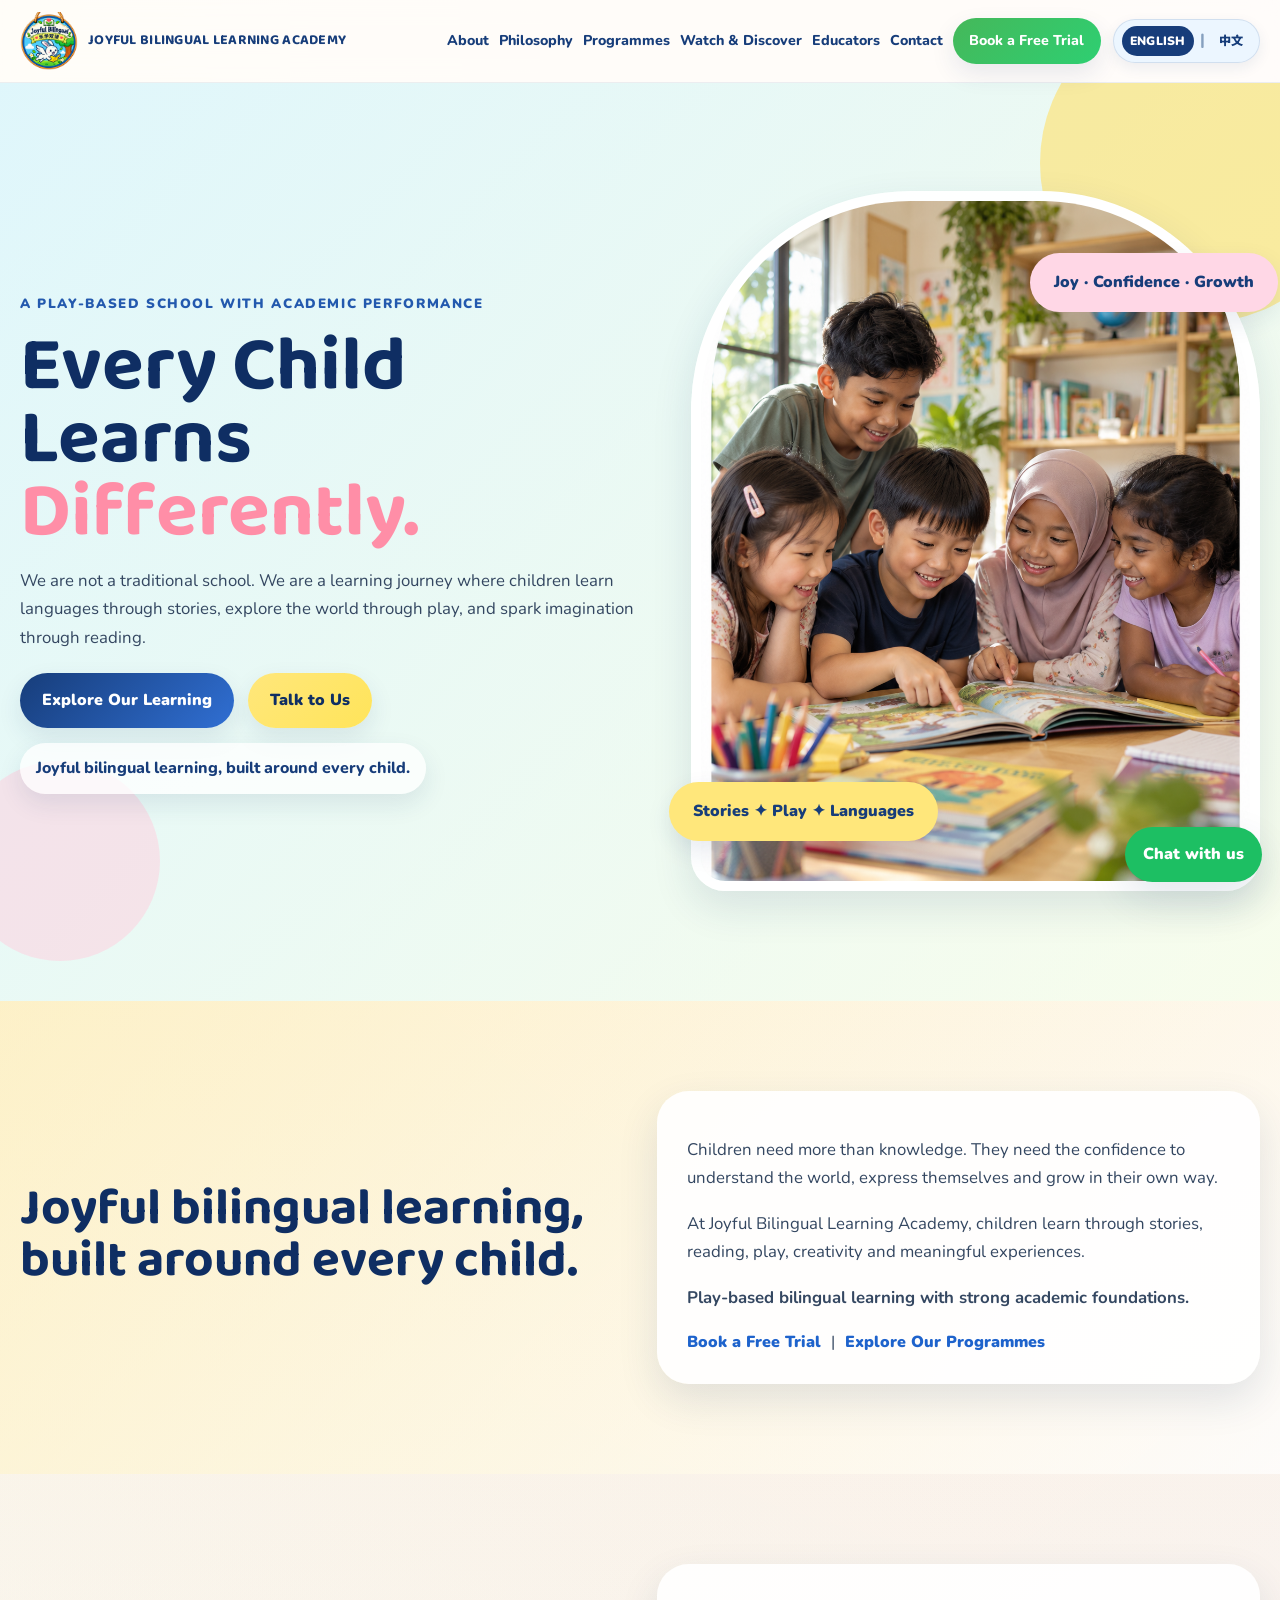
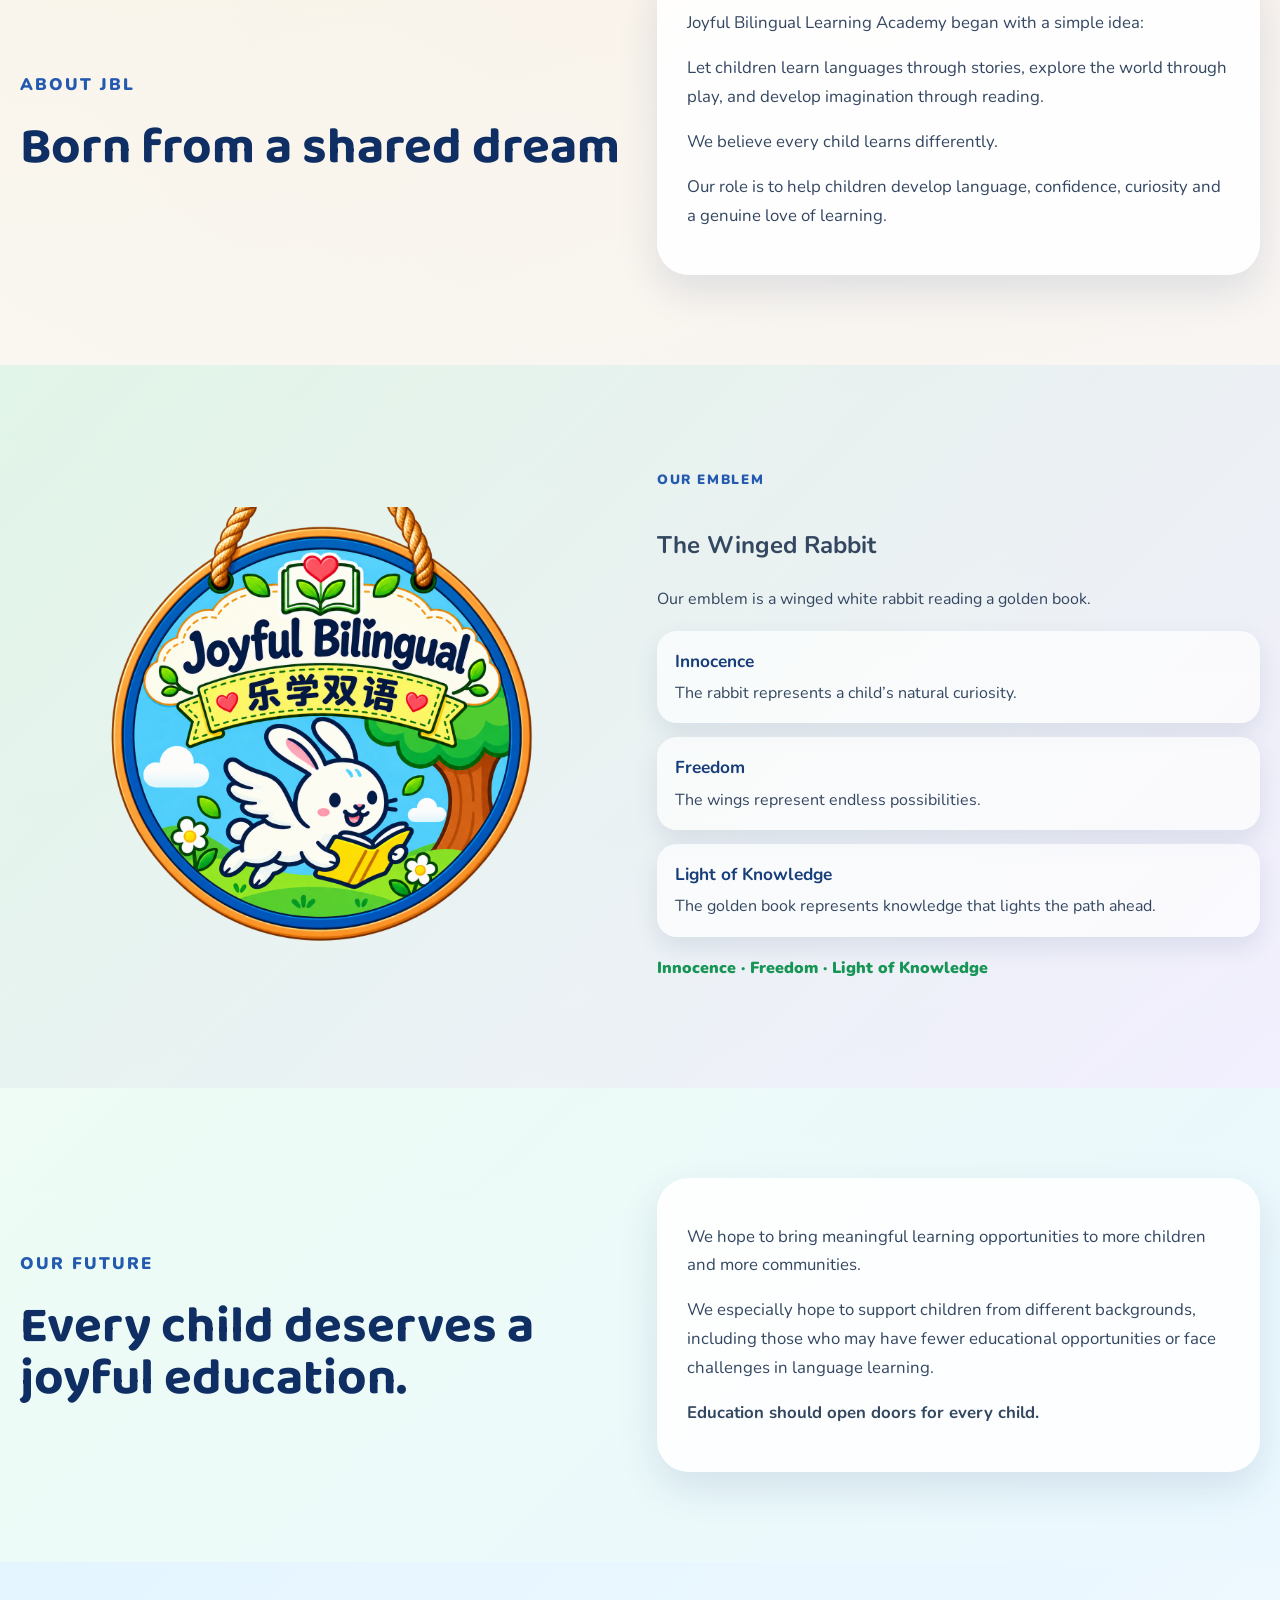
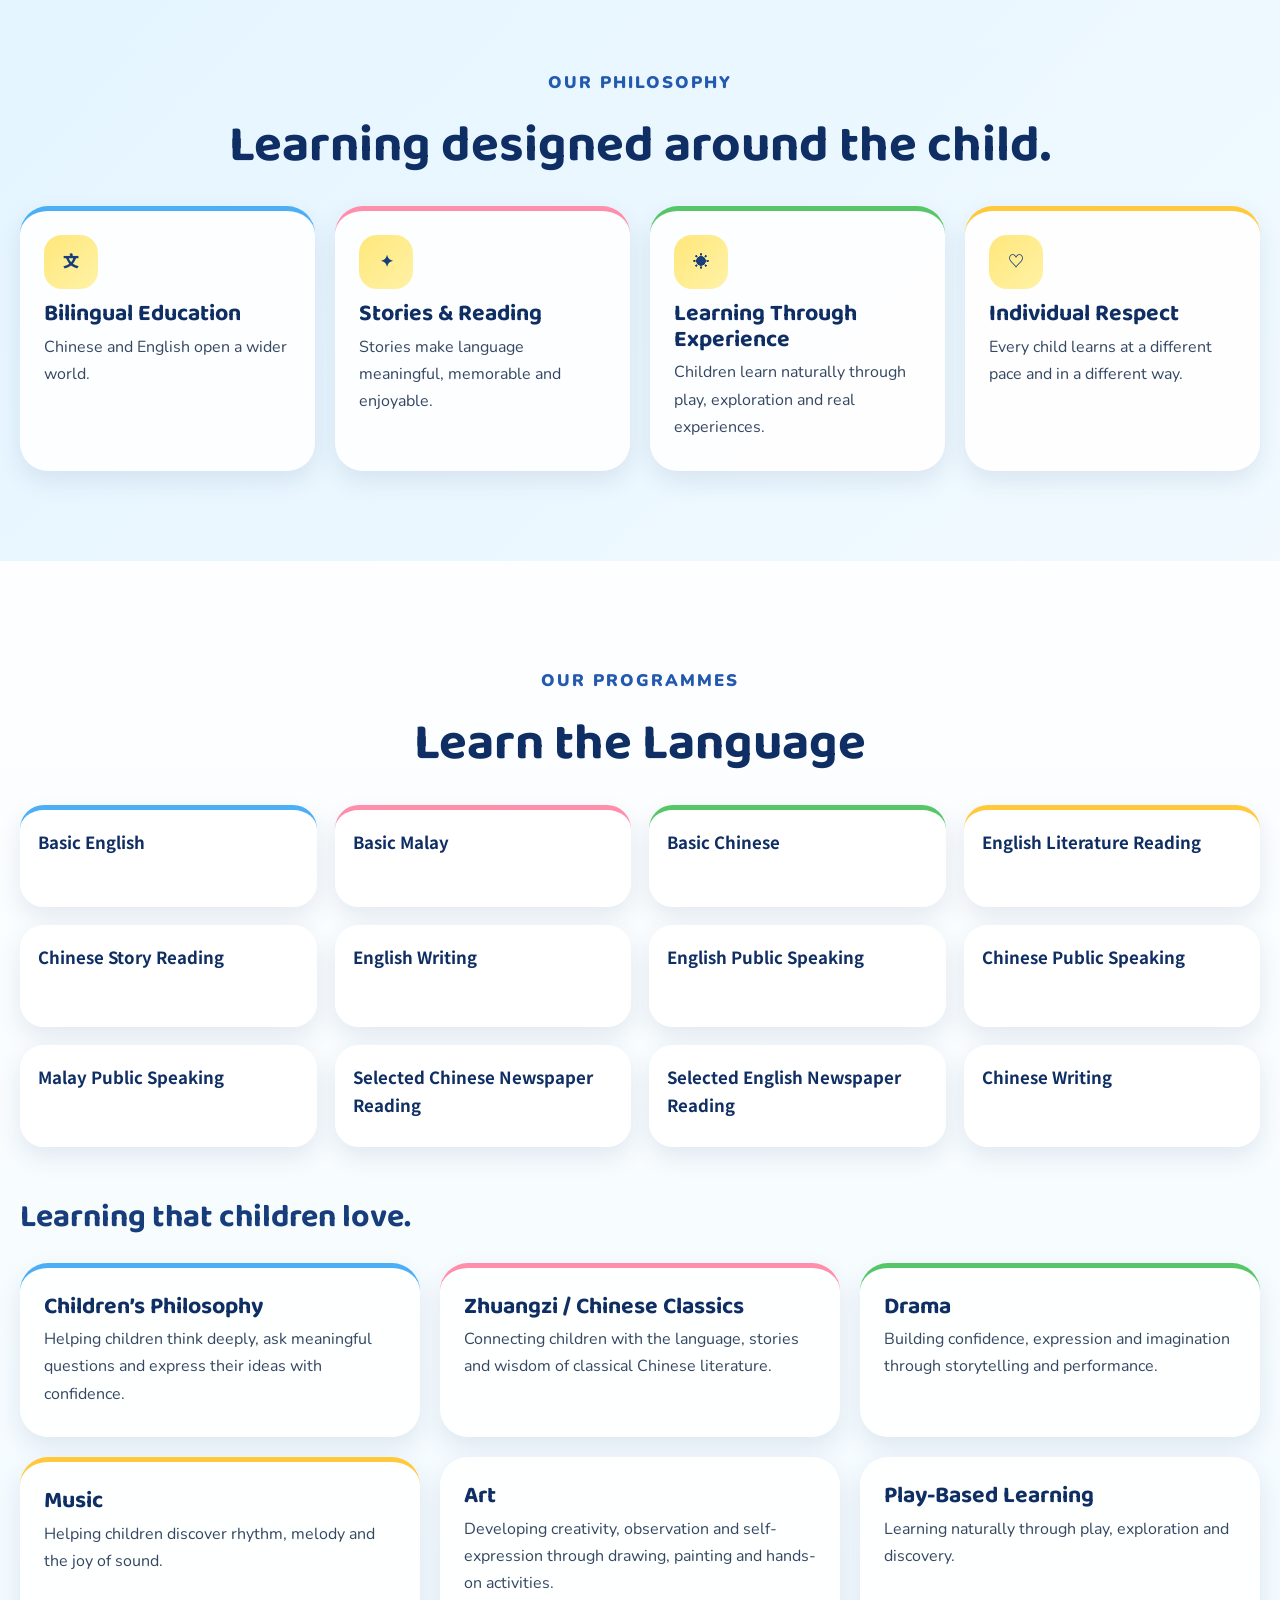
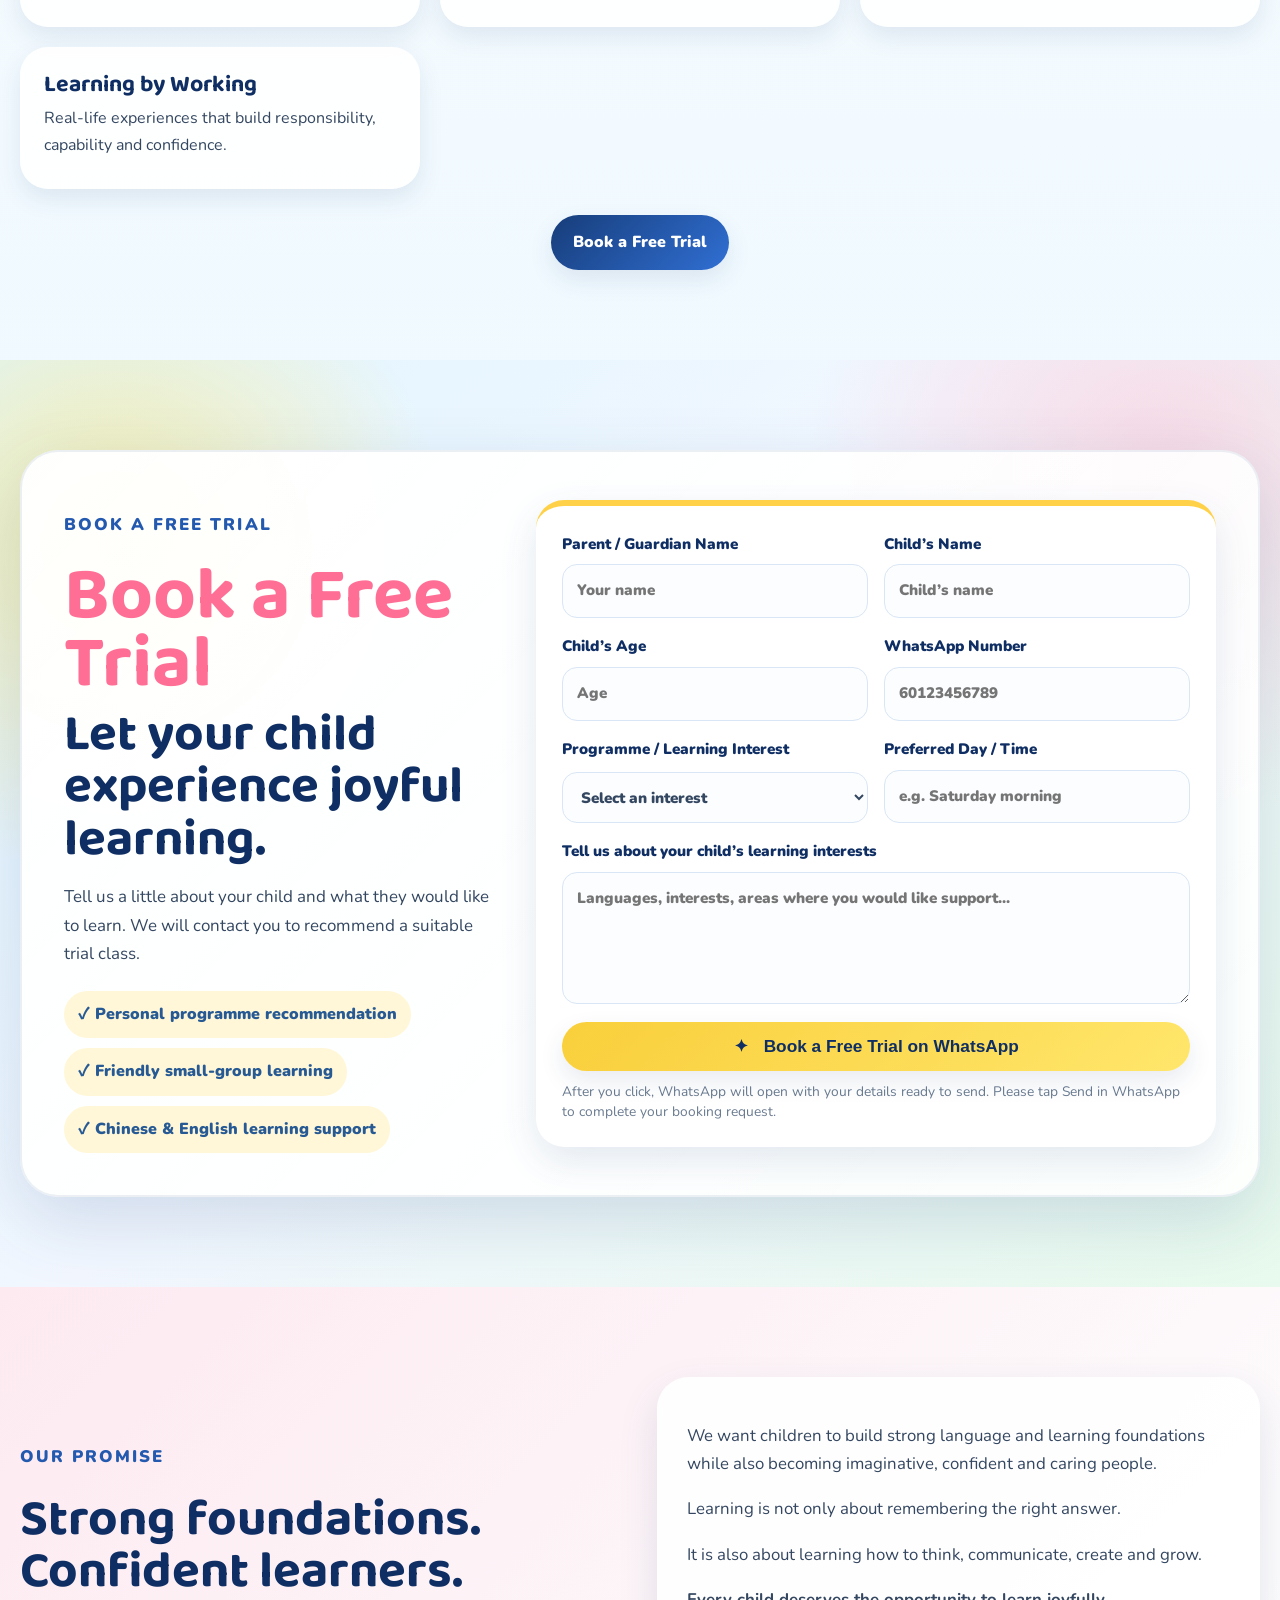
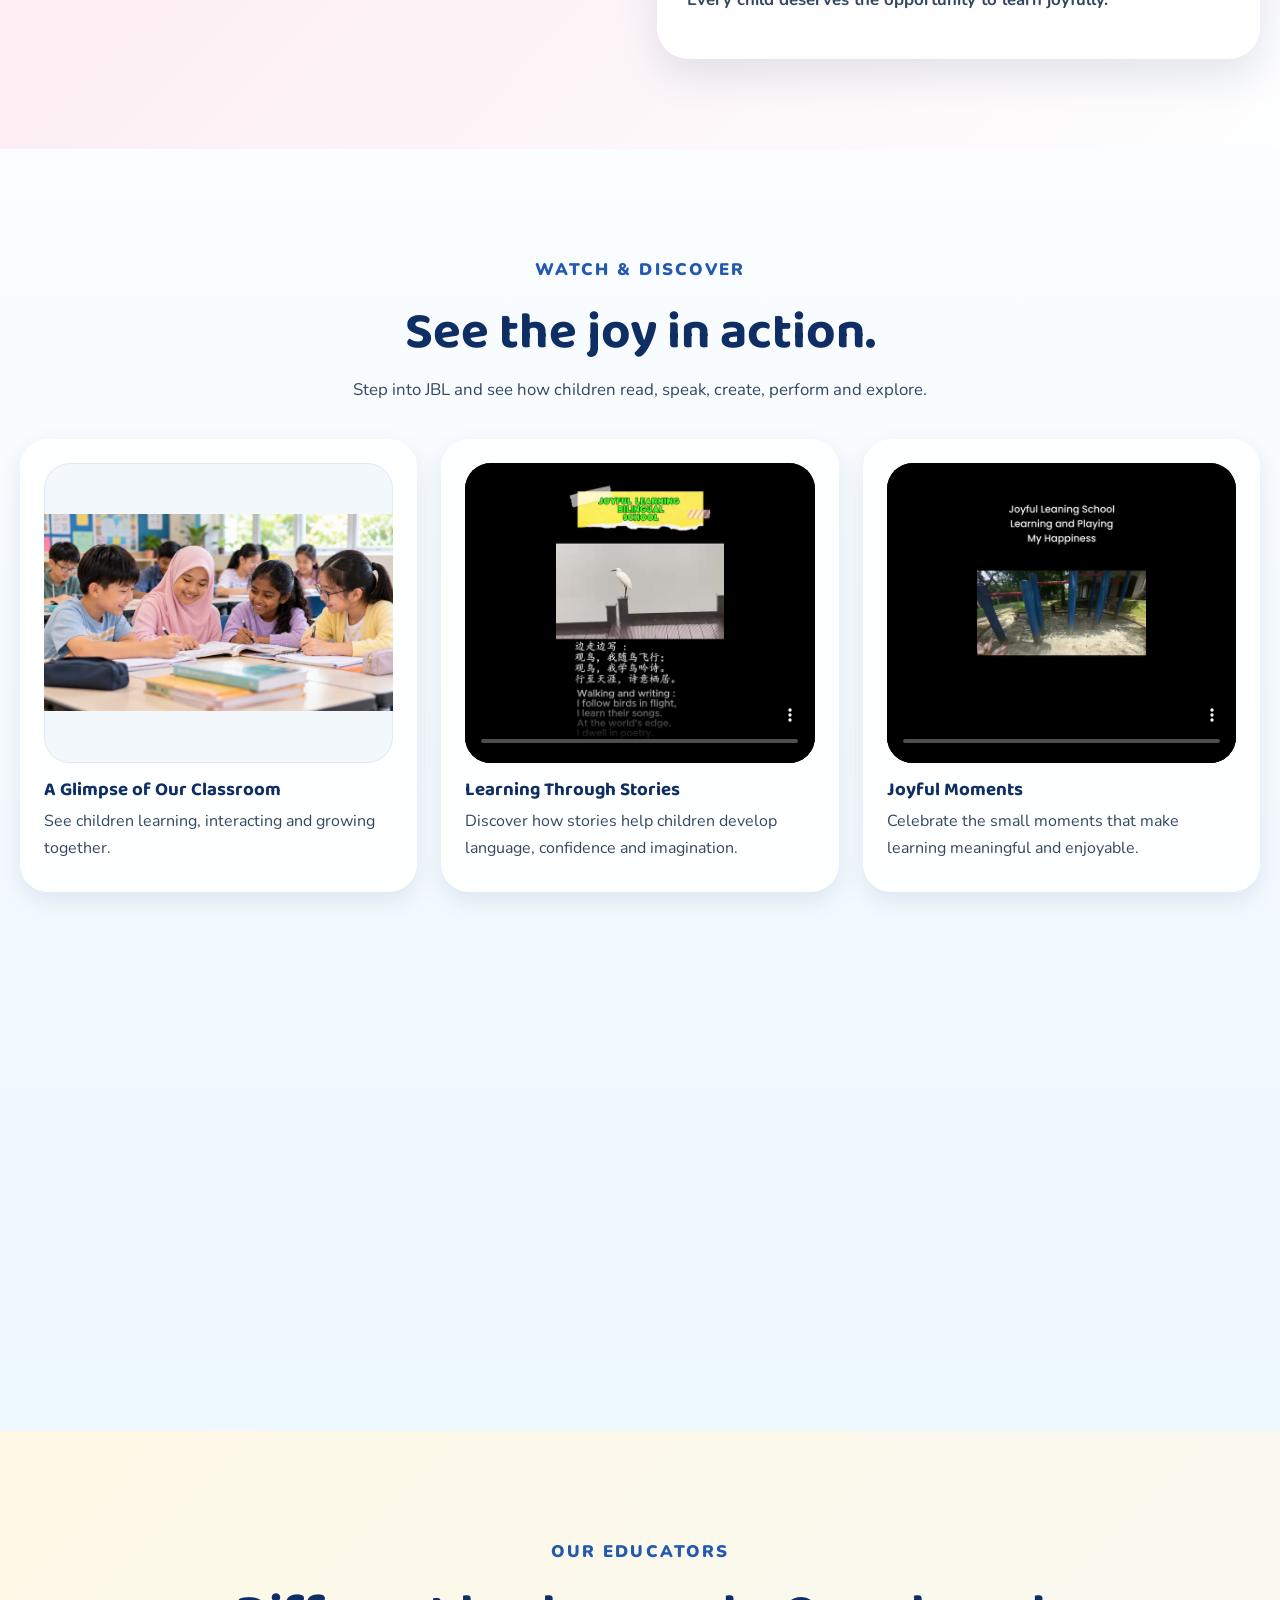
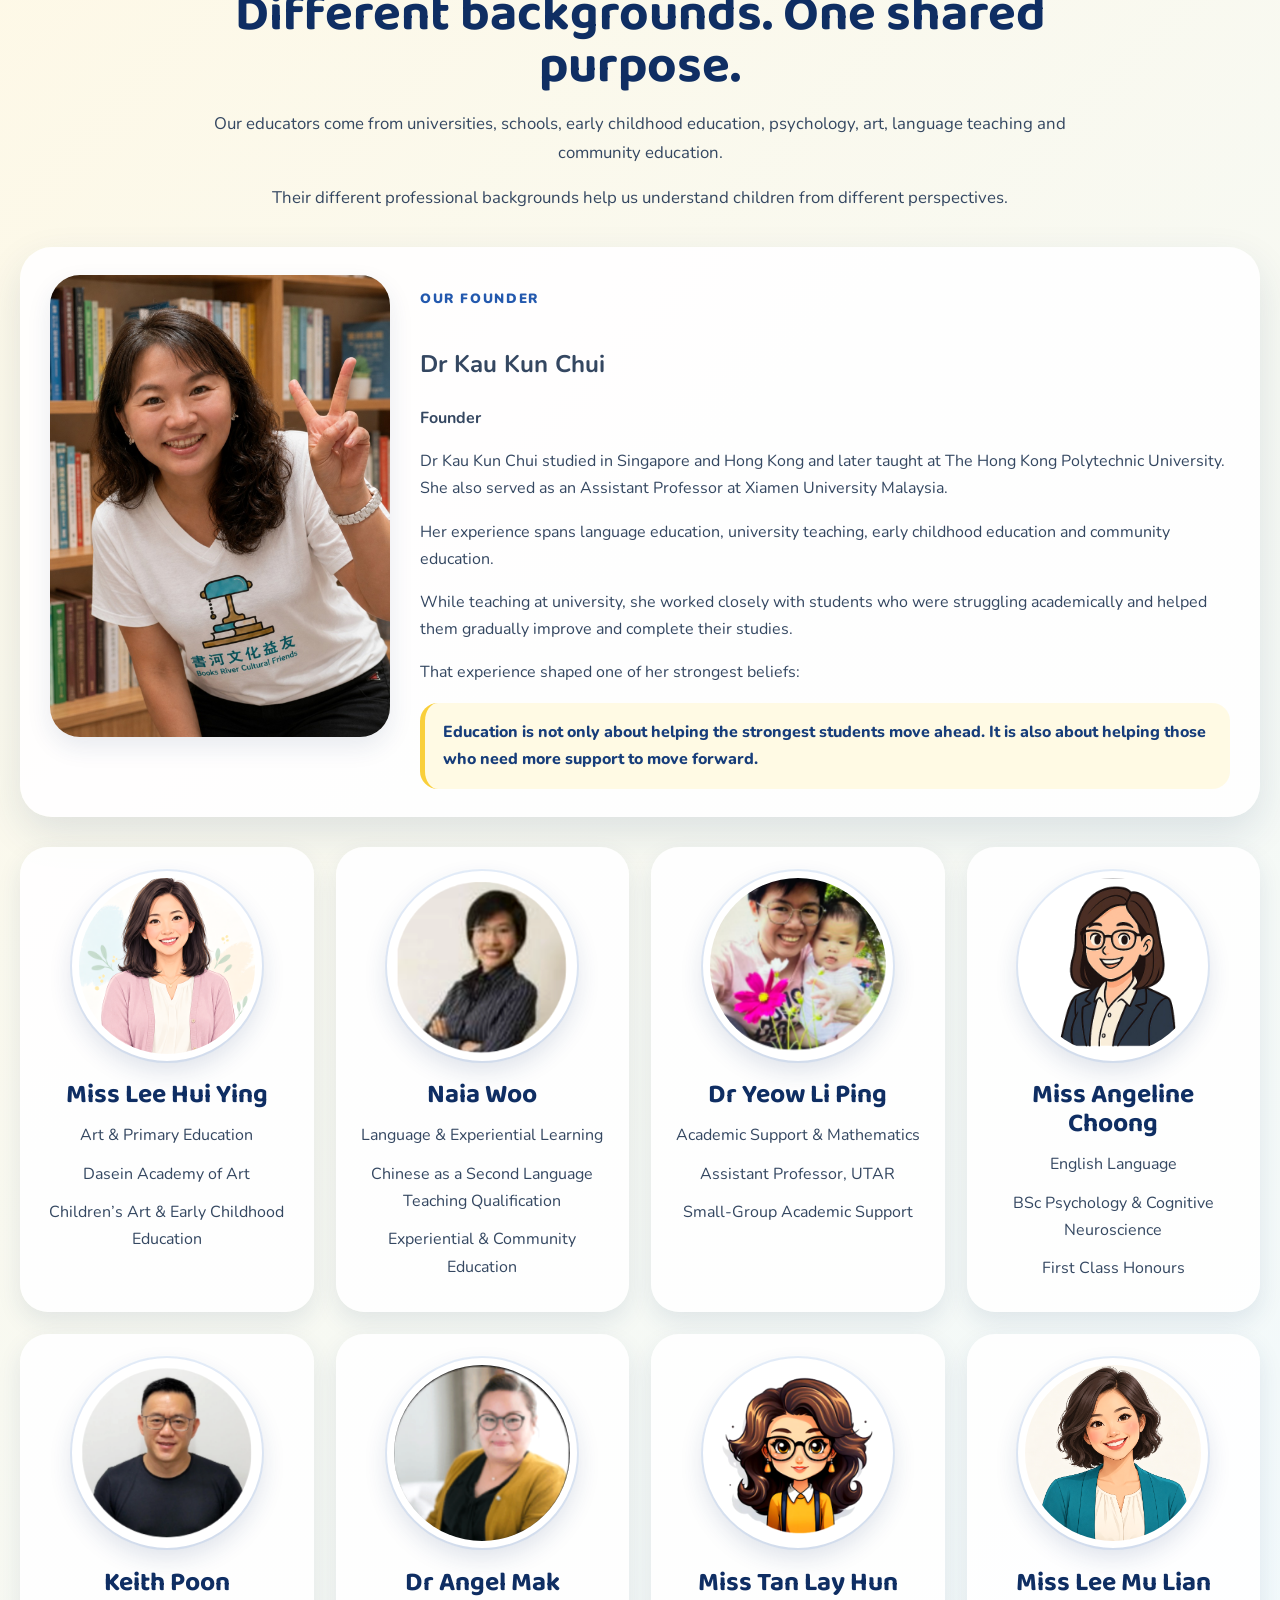
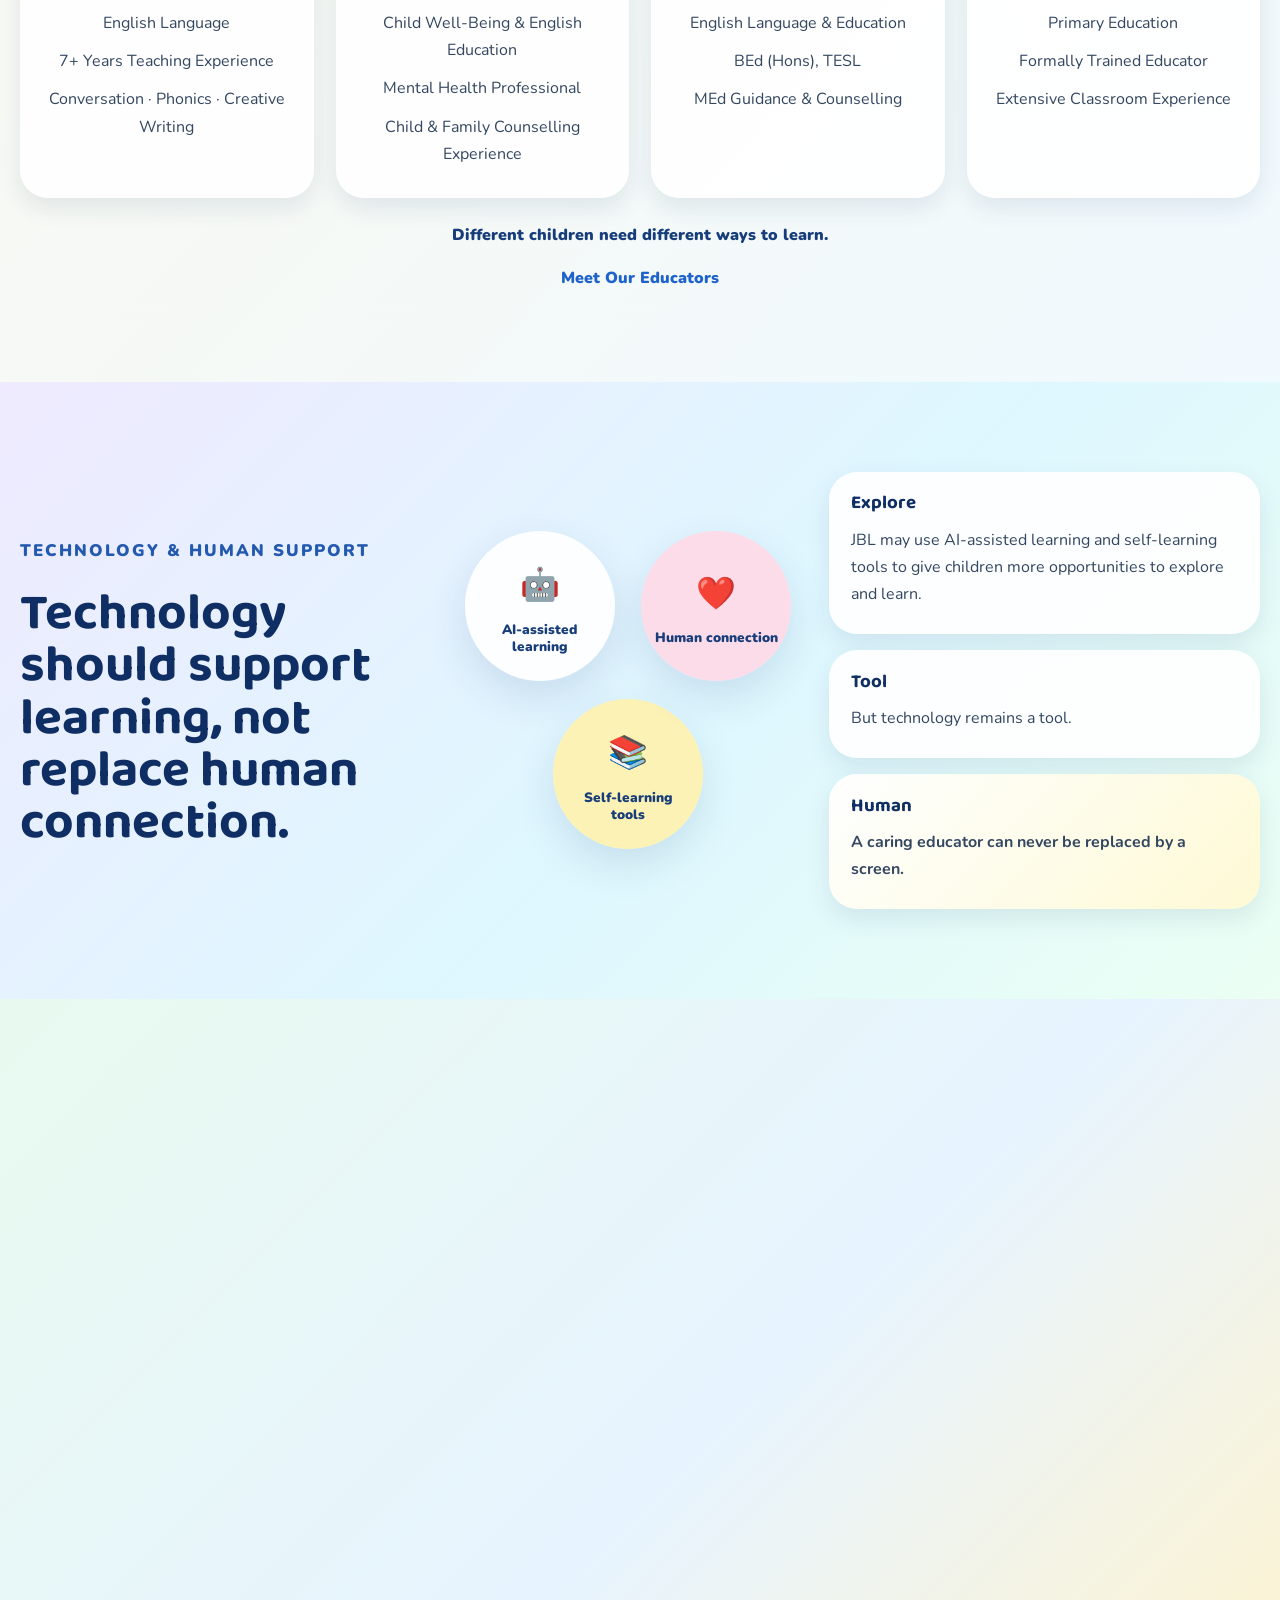
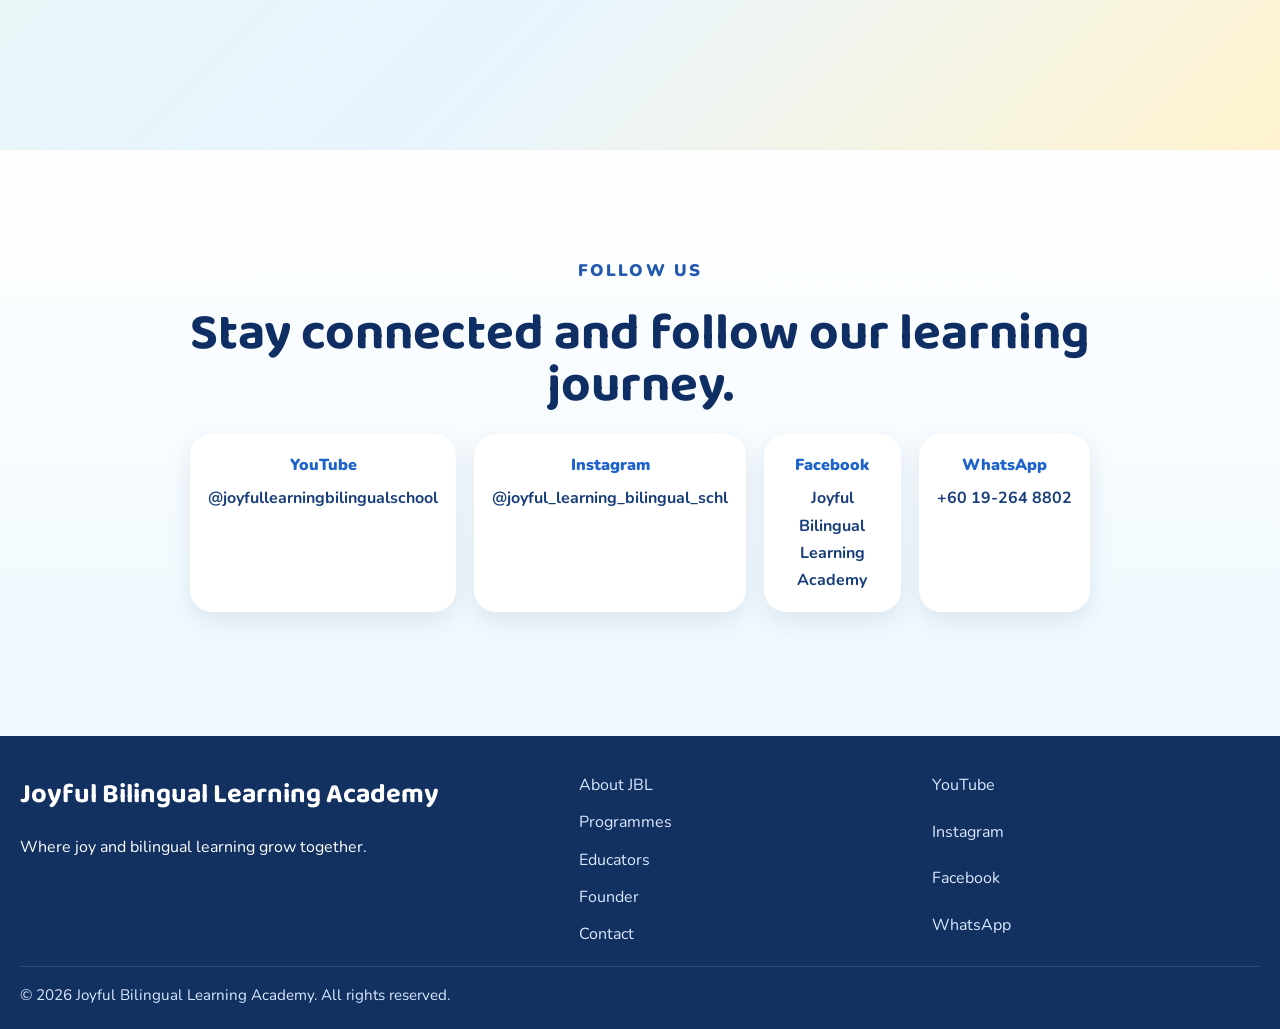
<file: index.html>
<!DOCTYPE html>

<html lang="en">
<head>
<meta charset="utf-8"/>
<meta content="width=device-width, initial-scale=1.0" name="viewport"/>
<meta content="Joyful Bilingual Learning Academy — A play-based school with academic performance." name="description"/>
<title>Joyful Bilingual Learning Academy</title>
<link href="https://fonts.googleapis.com" rel="preconnect"/>
<link crossorigin="" href="https://fonts.gstatic.com" rel="preconnect"/>
<link href="https://fonts.googleapis.com/css2?family=Baloo+2:wght@500;600;700;800&family=Noto+Sans+SC:wght@400;500;700;800&family=Nunito:wght@400;500;700;800;900&display=swap" rel="stylesheet">
<link href="style.css?v=v10" rel="stylesheet">
</head>
<body>
<header class="site-header">
<div class="container nav-wrap">
<a aria-label="Joyful Bilingual Learning Academy home" class="brand" href="#home">
<img alt="Joyful Bilingual Learning Academy logo" class="brand-logo" src="images/logo.png"/>
<div class="brand-copy">
<strong>JOYFUL BILINGUAL LEARNING ACADEMY</strong>

</div>
</a>
<button aria-expanded="false" aria-label="Toggle navigation" class="nav-toggle">☰</button>
<nav aria-label="Primary navigation" class="main-nav">
<a href="#about">About</a>
<a href="#philosophy">Philosophy</a>
<a href="#programmes">Programmes</a>
<a href="#watch">Watch &amp; Discover</a>
<a href="#educators">Educators</a>
<a href="#contact">Contact</a>
<a class="nav-cta" href="#free-trial">Book a Free Trial</a>
<div aria-label="Language selection" class="language-switch"><a class="lang-option active" data-lang-link="en" href="index.html">ENGLISH</a><span class="lang-divider">|</span><a class="lang-option" data-lang-link="zh" href="zh.html">中文</a></div></nav>
</div>
</header>
<main>
<section class="hero section-pad" id="home">
<div class="hero-blob hero-blob-1"></div>
<div class="hero-blob hero-blob-2"></div>
<div class="container hero-grid">
<div class="hero-copy reveal">
<span class="eyebrow hero-animate hero-animate-1">A play-based school with academic performance</span>
<h1 class="hero-animate hero-animate-2">Every Child Learns<br/><span>Differently.</span></h1>

<p class="hero-text hero-animate hero-animate-4">We are not a traditional school. We are a learning journey where children learn languages through stories, explore the world through play, and spark imagination through reading.</p>

<div class="hero-actions hero-animate hero-animate-6">
<a class="btn btn-primary" href="#programmes">Explore Our Learning</a>
<a class="btn btn-secondary" href="#contact">Talk to Us</a>
</div>
<div class="hero-note hero-animate hero-animate-7">Joyful bilingual learning, built around every child.</div>
</div>
<div class="hero-visual reveal">
<div class="hero-arch">
<img alt="Children enjoying learning together" src="images/hero-students.png"/>
</div>
<div class="floating-badge badge-one">Stories ✦ Play ✦ Languages</div>
<div class="floating-badge badge-two">Joy · Confidence · Growth</div>
</div>
</div>
</section>
<section class="opening section-pad soft-yellow">
<div class="container split-grid">
<div class="section-heading reveal">
<h2>Joyful bilingual learning, built around every child.</h2>

</div>
<div class="content-card reveal">
<p>Children need more than knowledge. They need the confidence to understand the world, express themselves and grow in their own way.</p>
<p>At Joyful Bilingual Learning Academy, children learn through stories, reading, play, creativity and meaningful experiences.</p>
<p><strong>Play-based bilingual learning with strong academic foundations.</strong></p>
<div class="inline-actions"><a class="text-link" href="#free-trial">Book a Free Trial</a><span>|</span><a class="text-link" href="#programmes">Explore Our Programmes</a></div>
</div>
</div>
</section>
<section class="section-pad" id="about">
<div class="container split-grid align-center">
<div class="section-heading reveal">
<p class="kicker">ABOUT JBL</p>
<h2>Born from a shared dream</h2>
</div>
<div class="content-card reveal">
<p>Joyful Bilingual Learning Academy began with a simple idea:</p>
<p>Let children learn languages through stories, explore the world through play, and develop imagination through reading.</p>
<p>We believe every child learns differently.</p>
<p>Our role is to help children develop language, confidence, curiosity and a genuine love of learning.</p>
</div>
</div>
</section>
<section class="section-pad mint-band" id="emblem">
<div class="container emblem-grid">
<div class="emblem-art reveal">
<img alt="The Winged Rabbit emblem" class="emblem-logo" src="images/logo.png"/>
</div>
<div class="reveal">
<p class="kicker">OUR EMBLEM</p>
<h2>The Winged Rabbit</h2>
<p>Our emblem is a winged white rabbit reading a golden book.</p>
<div class="value-stack">
<div><strong>Innocence</strong><span>The rabbit represents a child’s natural curiosity.</span></div>
<div><strong>Freedom</strong><span>The wings represent endless possibilities.</span></div>
<div><strong>Light of Knowledge</strong><span>The golden book represents knowledge that lights the path ahead.</span></div>
</div>
<p class="signature-line">Innocence · Freedom · Light of Knowledge</p>
</div>
</div>
</section>
<section class="section-pad future-section" id="future">
<div class="container split-grid">
<div class="section-heading reveal">
<p class="kicker">OUR FUTURE</p>
<h2>Every child deserves a joyful education.</h2>
</div>
<div class="content-card reveal">
<p>We hope to bring meaningful learning opportunities to more children and more communities.</p>
<p>We especially hope to support children from different backgrounds, including those who may have fewer educational opportunities or face challenges in language learning.</p>
<p><strong>Education should open doors for every child.</strong></p>
</div>
</div>
</section>
<section class="section-pad soft-blue" id="philosophy">
<div class="container">
<div class="center-heading reveal">
<p class="kicker">OUR PHILOSOPHY</p>
<h2>Learning designed around the child.</h2>
</div>
<div class="feature-grid">
<article class="feature-card reveal"><div class="feature-icon">文</div><h3>Bilingual Education</h3><p>Chinese and English open a wider world.</p></article>
<article class="feature-card reveal"><div class="feature-icon">✦</div><h3>Stories &amp; Reading</h3><p>Stories make language meaningful, memorable and enjoyable.</p></article>
<article class="feature-card reveal"><div class="feature-icon">☀</div><h3>Learning Through Experience</h3><p>Children learn naturally through play, exploration and real experiences.</p></article>
<article class="feature-card reveal"><div class="feature-icon">♡</div><h3>Individual Respect</h3><p>Every child learns at a different pace and in a different way.</p></article>
</div>
</div>
</section>
<section class="section-pad programmes-section" id="programmes">
<div class="container">
<div class="center-heading reveal">
<p class="kicker">OUR PROGRAMMES</p>
<h2>Learn the Language</h2>
</div>
<div class="course-grid reveal">
<div class="course-pill"><strong>Basic English</strong></div>
<div class="course-pill"><strong>Basic Malay</strong></div>
<div class="course-pill"><strong>Basic Chinese</strong></div>
<div class="course-pill"><strong>English Literature Reading</strong></div>
<div class="course-pill"><strong>Chinese Story Reading</strong></div>
<div class="course-pill"><strong>English Writing</strong></div>
<div class="course-pill"><strong>English Public Speaking</strong></div>
<div class="course-pill"><strong>Chinese Public Speaking</strong></div>
<div class="course-pill"><strong>Malay Public Speaking</strong></div>
<div class="course-pill"><strong>Selected Chinese Newspaper Reading</strong></div>
<div class="course-pill"><strong>Selected English Newspaper Reading</strong></div>
<div class="course-pill"><strong>Chinese Writing</strong></div>
</div>
<div class="sub-heading reveal"><h2>Learning that children love.</h2></div>
<div class="programme-cards">
<article class="programme-card reveal"><h3>Children’s Philosophy </h3><p>Helping children think deeply, ask meaningful questions and express their ideas with confidence.</p></article>
<article class="programme-card reveal"><h3>Zhuangzi / Chinese Classics </h3><p>Connecting children with the language, stories and wisdom of classical Chinese literature.</p></article>
<article class="programme-card reveal"><h3>Drama </h3><p>Building confidence, expression and imagination through storytelling and performance.</p></article>
<article class="programme-card reveal"><h3>Music </h3><p>Helping children discover rhythm, melody and the joy of sound.</p></article>
<article class="programme-card reveal"><h3>Art </h3><p>Developing creativity, observation and self-expression through drawing, painting and hands-on activities.</p></article>
<article class="programme-card reveal"><h3>Play-Based Learning </h3><p>Learning naturally through play, exploration and discovery.</p></article>
<article class="programme-card reveal"><h3>Learning by Working </h3><p>Real-life experiences that build responsibility, capability and confidence.</p></article>
</div>
<div class="center-action"><a class="btn btn-primary" href="#free-trial">Book a Free Trial</a></div>
</div>
</section>
<section class="section-pad free-trial-section" id="free-trial">
<div class="container free-trial-shell reveal">
<div class="free-trial-intro">
<p class="kicker">BOOK A FREE TRIAL</p>
<h2><span class="trial-big-line">Book a Free Trial</span><br/>Let your child experience joyful learning.</h2>
<p>Tell us a little about your child and what they would like to learn. We will contact you to recommend a suitable trial class.</p>
<div class="trial-highlights">
<span>✓ Personal programme recommendation</span>
<span>✓ Friendly small-group learning</span>
<span>✓ Chinese &amp; English learning support</span>
</div>
</div>
<form class="site-form trial-form whatsapp-enquiry-form" data-whatsapp-type="trial" id="free-trial-form">
<div class="form-grid">
<label>Parent / Guardian Name
              <input autocomplete="name" data-letters-only="" name="parent-name" placeholder="Your name" required="" title="Please use letters and spaces only" type="text"/>
</label>
<label>Child’s Name
              <input data-letters-only="" name="child-name" placeholder="Child’s name" required="" title="Please use letters and spaces only" type="text"/>
</label>
<label>Child’s Age
              <input max="18" min="3" name="child-age" placeholder="Age" required="" type="number"/>
</label>
<label>WhatsApp Number
              <input autocomplete="tel" data-numbers-only="" inputmode="numeric" maxlength="15" name="whatsapp" placeholder="60123456789" required="" title="Please use numbers only" type="tel"/>
</label>
<label>Programme / Learning Interest
              <select name="programme-interest" required="">
<option disabled="" selected="" value="">Select an interest</option>
<option>English</option>
<option>Chinese</option>
<option>Malay</option>
<option>Reading &amp; Literature</option>
<option>Writing</option>
<option>Public Speaking</option>
<option>Children’s Philosophy / Chinese Classics</option>
<option>Drama / Music / Art</option>
<option>Play-Based Learning</option>
<option>Not sure — please recommend</option>
</select>
</label>
<label>Preferred Day / Time
              <input name="preferred-time" placeholder="e.g. Saturday morning" type="text"/>
</label>
<label class="full-width">Tell us about your child’s learning interests
              <textarea name="learning-interests" placeholder="Languages, interests, areas where you would like support..." rows="4"></textarea>
</label>
</div>
<button class="btn btn-trial-submit" type="submit">Book a Free Trial on WhatsApp</button>
<p class="form-note">After you click, WhatsApp will open with your details ready to send. Please tap Send in WhatsApp to complete your booking request.</p>
</form>
</div>
</section>
<section class="section-pad soft-pink" id="promise">
<div class="container split-grid">
<div class="section-heading reveal">
<p class="kicker">OUR PROMISE</p>
<h2>Strong foundations. Confident learners.</h2>
</div>
<div class="content-card reveal">
<p>We want children to build strong language and learning foundations while also becoming imaginative, confident and caring people.</p>
<p>Learning is not only about remembering the right answer.</p>
<p>It is also about learning how to think, communicate, create and grow.</p>
<p><strong>Every child deserves the opportunity to learn joyfully.</strong></p>
</div>
</div>
</section>
<section class="section-pad gallery-section" id="watch">
<div class="container">
<div class="center-heading reveal">
<p class="kicker">WATCH &amp; DISCOVER</p>
<h2>See the joy in action.</h2>
<p>Step into JBL and see how children read, speak, create, perform and explore.</p>
</div>
<div class="gallery-grid three-up">
<article class="gallery-card reveal">
<div class="gallery-photo"><img alt="A glimpse of our classroom" src="images/watch-classroom.png"/></div>
<div><h3>A Glimpse of Our Classroom </h3><p>See children learning, interacting and growing together.</p></div>
</article>
<article class="gallery-card reveal">
<div class="gallery-video-wrap"><video class="gallery-video" controls="" playsinline="" poster="images/learning-through-stories-poster.jpg" preload="none"><source src="videos/learning-through-stories.mp4" type="video/mp4"/>Your browser does not support the video tag.</video></div>
<div><h3>Learning Through Stories </h3><p>Discover how stories help children develop language, confidence and imagination.</p></div>
</article>
<article class="gallery-card reveal">
<div class="gallery-video-wrap"><video class="gallery-video" controls="" playsinline="" poster="images/joyful-moments-poster.jpg" preload="none"><source src="videos/joyful-moments.mp4" type="video/mp4"/>Your browser does not support the video tag.</video></div>
<div><h3>Joyful Moments </h3><p>Celebrate the small moments that make learning meaningful and enjoyable.</p></div>
</article>
</div>
<p class="big-line reveal">Real classrooms. Real learning. Real growth.</p>
<div class="song-panel reveal">
<div class="song-copy">
<span>Our Song</span>
<strong>Sing Together</strong>
</div>
<div class="song-video-wrap">
<video class="song-video" controls="" playsinline="" poster="images/song-poster.jpg" preload="none"><source src="videos/song.mp4" type="video/mp4"/>Your browser does not support the video tag.</video>
</div>
</div>
</div>
</section>
<section class="section-pad educators-section" id="educators">
<div class="container">
<div class="center-heading reveal">
<p class="kicker">OUR EDUCATORS</p>
<h2>Different backgrounds. One shared purpose.</h2>
<p>Our educators come from universities, schools, early childhood education, psychology, art, language teaching and community education.</p>
<p>Their different professional backgrounds help us understand children from different perspectives.</p>
</div>
<article class="founder-card reveal">
<div class="founder-photo">
<img alt="Dr Kau Kun Chui" src="images/founder-dr-kau.jpg">
</img></div>
<div>
<p class="kicker">OUR FOUNDER</p>
<h2>Dr Kau Kun Chui</h2>
<p><strong>Founder</strong></p>
<p>Dr Kau Kun Chui studied in Singapore and Hong Kong and later taught at The Hong Kong Polytechnic University. She also served as an Assistant Professor at Xiamen University Malaysia.</p>
<p>Her experience spans language education, university teaching, early childhood education and community education.</p>
<p>While teaching at university, she worked closely with students who were struggling academically and helped them gradually improve and complete their studies.</p>
<p>That experience shaped one of her strongest beliefs:</p>
<blockquote>Education is not only about helping the strongest students move ahead. It is also about helping those who need more support to move forward.</blockquote>
</div>
</article>
<div class="educator-grid educator-grid-standardized">
<article class="educator-card reveal"><div class="educator-photo"><img alt="Miss Lee Hui Ying" src="images/teacher-lee-hui-ying.png"/></div><h3>Miss Lee Hui Ying </h3><p>Art &amp; Primary Education</p><p>Dasein Academy of Art</p><p>Children’s Art &amp; Early Childhood Education</p></article>
<article class="educator-card reveal"><div class="educator-photo"><img alt="Naia Woo" src="images/teacher-naia-woo.png"/></div><h3>Naia Woo </h3><p>Language &amp; Experiential Learning</p><p>Chinese as a Second Language Teaching Qualification</p><p>Experiential &amp; Community Education</p></article>
<article class="educator-card reveal"><div class="educator-photo"><img alt="Dr Yeow Li Ping" src="images/teacher-yeow-li-ping.png"/></div><h3>Dr Yeow Li Ping </h3><p>Academic Support &amp; Mathematics</p><p>Assistant Professor, UTAR</p><p>Small-Group Academic Support</p></article>
<article class="educator-card reveal"><div class="educator-photo"><img alt="Miss Angeline Choong" src="images/teacher-angeline-choong.png"/></div><h3>Miss Angeline Choong </h3><p>English Language</p><p>BSc Psychology &amp; Cognitive Neuroscience</p><p>First Class Honours</p></article>
<article class="educator-card reveal"><div class="educator-photo"><img alt="Keith Poon" src="images/teacher-keith-poon.png"/></div><h3>Keith Poon </h3><p>English Language</p><p>7+ Years Teaching Experience</p><p>Conversation · Phonics · Creative Writing</p></article>
<article class="educator-card reveal"><div class="educator-photo"><img alt="Dr Angel Mak" src="images/teacher-angel-mak.png"/></div><h3>Dr Angel Mak </h3><p>Child Well-Being &amp; English Education</p><p>Mental Health Professional</p><p>Child &amp; Family Counselling Experience</p></article>
<article class="educator-card reveal"><div class="educator-photo"><img alt="Miss Tan Lay Hun" src="images/teacher-tan-lay-hun.png"/></div><h3>Miss Tan Lay Hun </h3><p>English Language &amp; Education</p><p>BEd (Hons), TESL</p><p>MEd Guidance &amp; Counselling</p></article>
<article class="educator-card reveal"><div class="educator-photo"><img alt="Miss Lee Mu Lian" src="images/teacher-lee-mu-lian.png"/></div><h3>Miss Lee Mu Lian </h3><p>Primary Education</p><p>Formally Trained Educator</p><p>Extensive Classroom Experience</p></article>
</div>
<div class="educator-footer reveal"><p>Different children need different ways to learn.</p><a class="text-link" href="#educators">Meet Our Educators</a></div>
</div>
</section>
<section class="section-pad tech-section" id="technology">
<div class="container tech-grid">
<div class="section-heading reveal">
<p class="kicker">TECHNOLOGY &amp; HUMAN SUPPORT</p>
<h2>Technology should support learning, not replace human connection.</h2>
</div>
<div class="tech-visual reveal">
<div class="tech-icon bubble-1">🤖<span>AI-assisted learning</span></div>
<div class="tech-icon bubble-2">📚<span>Self-learning tools</span></div>
<div class="tech-icon bubble-3">❤️<span>Human connection</span></div>
</div>
<div class="tech-cards reveal">
<article class="tech-card"><h3>Explore</h3><p>JBL may use AI-assisted learning and self-learning tools to give children more opportunities to explore and learn.</p></article>
<article class="tech-card"><h3>Tool</h3><p>But technology remains a tool.</p></article>
<article class="tech-card emphasis"><h3>Human</h3><p><strong>A caring educator can never be replaced by a screen.</strong></p></article>
</div>
</div>
</section>
<section class="section-pad contact-section" id="contact">
<div class="container contact-form-shell reveal">
<div class="contact-intro">
<p class="kicker">CONTACT</p>
<h2>Find the right programme for your child.</h2>
<p>Tell us your child’s age and learning interests, and we will help recommend a suitable programme.</p>
<div class="direct-contact-list">
<a href="https://wa.me/60192648802" rel="noopener" target="_blank"><span>WhatsApp / Contact</span><strong>+60 19-264 8802</strong></a>
<div><span>Contact Name</span><strong>Joyful Learner</strong></div>
</div>
</div>
<form class="site-form contact-form whatsapp-enquiry-form" data-whatsapp-type="contact" id="contact-form">
<div class="form-grid">
<label>Your Name
              <input autocomplete="name" data-letters-only="" name="name" placeholder="Your name" required="" title="Please use letters and spaces only" type="text"/>
</label>
<label>WhatsApp / Phone
              <input autocomplete="tel" data-numbers-only="" inputmode="numeric" maxlength="15" name="phone" placeholder="60123456789" required="" title="Please use numbers only" type="tel"/>
</label>
<label>Child’s Age
              <input max="18" min="3" name="child-age" placeholder="Age" type="number"/>
</label>
<label class="full-width">How can we help?
              <textarea name="message" placeholder="Tell us what you would like to know..." required="" rows="5"></textarea>
</label>
</div>
<button class="btn btn-contact-submit" type="submit">Send Enquiry on WhatsApp</button>
<p class="form-note">After you click, WhatsApp will open with your enquiry ready to send. Please tap Send in WhatsApp to complete your enquiry.</p>
</form>
</div>
</section>
<section class="section-pad follow-section" id="follow">
<div class="container center-heading reveal">
<p class="kicker">FOLLOW US</p>
<h2>Stay connected and follow our learning journey.</h2>
<div class="social-grid">
<a href="https://www.youtube.com/@joyfullearningbilingualschool" rel="noopener" target="_blank"><span>YouTube</span><strong>@joyfullearningbilingualschool</strong></a>
<a href="https://www.instagram.com/joyful_learning_bilingual_schl" rel="noopener" target="_blank"><span>Instagram</span><strong>@joyful_learning_bilingual_schl</strong></a>
<a href="https://www.facebook.com/share/1HqfLfZ4vj/?mibextid=wwXIfr" rel="noopener" target="_blank"><span>Facebook</span><strong>Joyful Bilingual Learning Academy</strong></a>
<a href="https://wa.me/60192648802" rel="noopener" target="_blank"><span>WhatsApp</span><strong>+60 19-264 8802</strong></a>
</div>
</div>
</section>
</main>
<footer class="site-footer">
<div class="container footer-grid">
<div>
<h3>Joyful Bilingual Learning Academy</h3>

<p>Where joy and bilingual learning grow together.</p>
</div>
<div class="footer-links"><a href="#about">About JBL</a><a href="#programmes">Programmes</a><a href="#educators">Educators</a><a href="#educators">Founder</a><a href="#contact">Contact</a></div>
<div class="footer-links"><a href="https://www.youtube.com/@joyfullearningbilingualschool" rel="noopener" target="_blank">YouTube</a><a href="https://www.instagram.com/joyful_learning_bilingual_schl" rel="noopener" target="_blank">Instagram</a><a href="https://www.facebook.com/share/1HqfLfZ4vj/?mibextid=wwXIfr" rel="noopener" target="_blank">Facebook</a><a href="https://wa.me/60192648802" rel="noopener" target="_blank">WhatsApp</a></div>
</div>
<div class="container footer-bottom">© 2026 Joyful Bilingual Learning Academy. All rights reserved.</div>
</footer>
<a aria-label="Chat on WhatsApp" class="whatsapp-float" href="https://wa.me/60192648802" rel="noopener" target="_blank">Chat with us</a>
<script src="script.js?v=v9"></script>
</body>
</html>
</file>
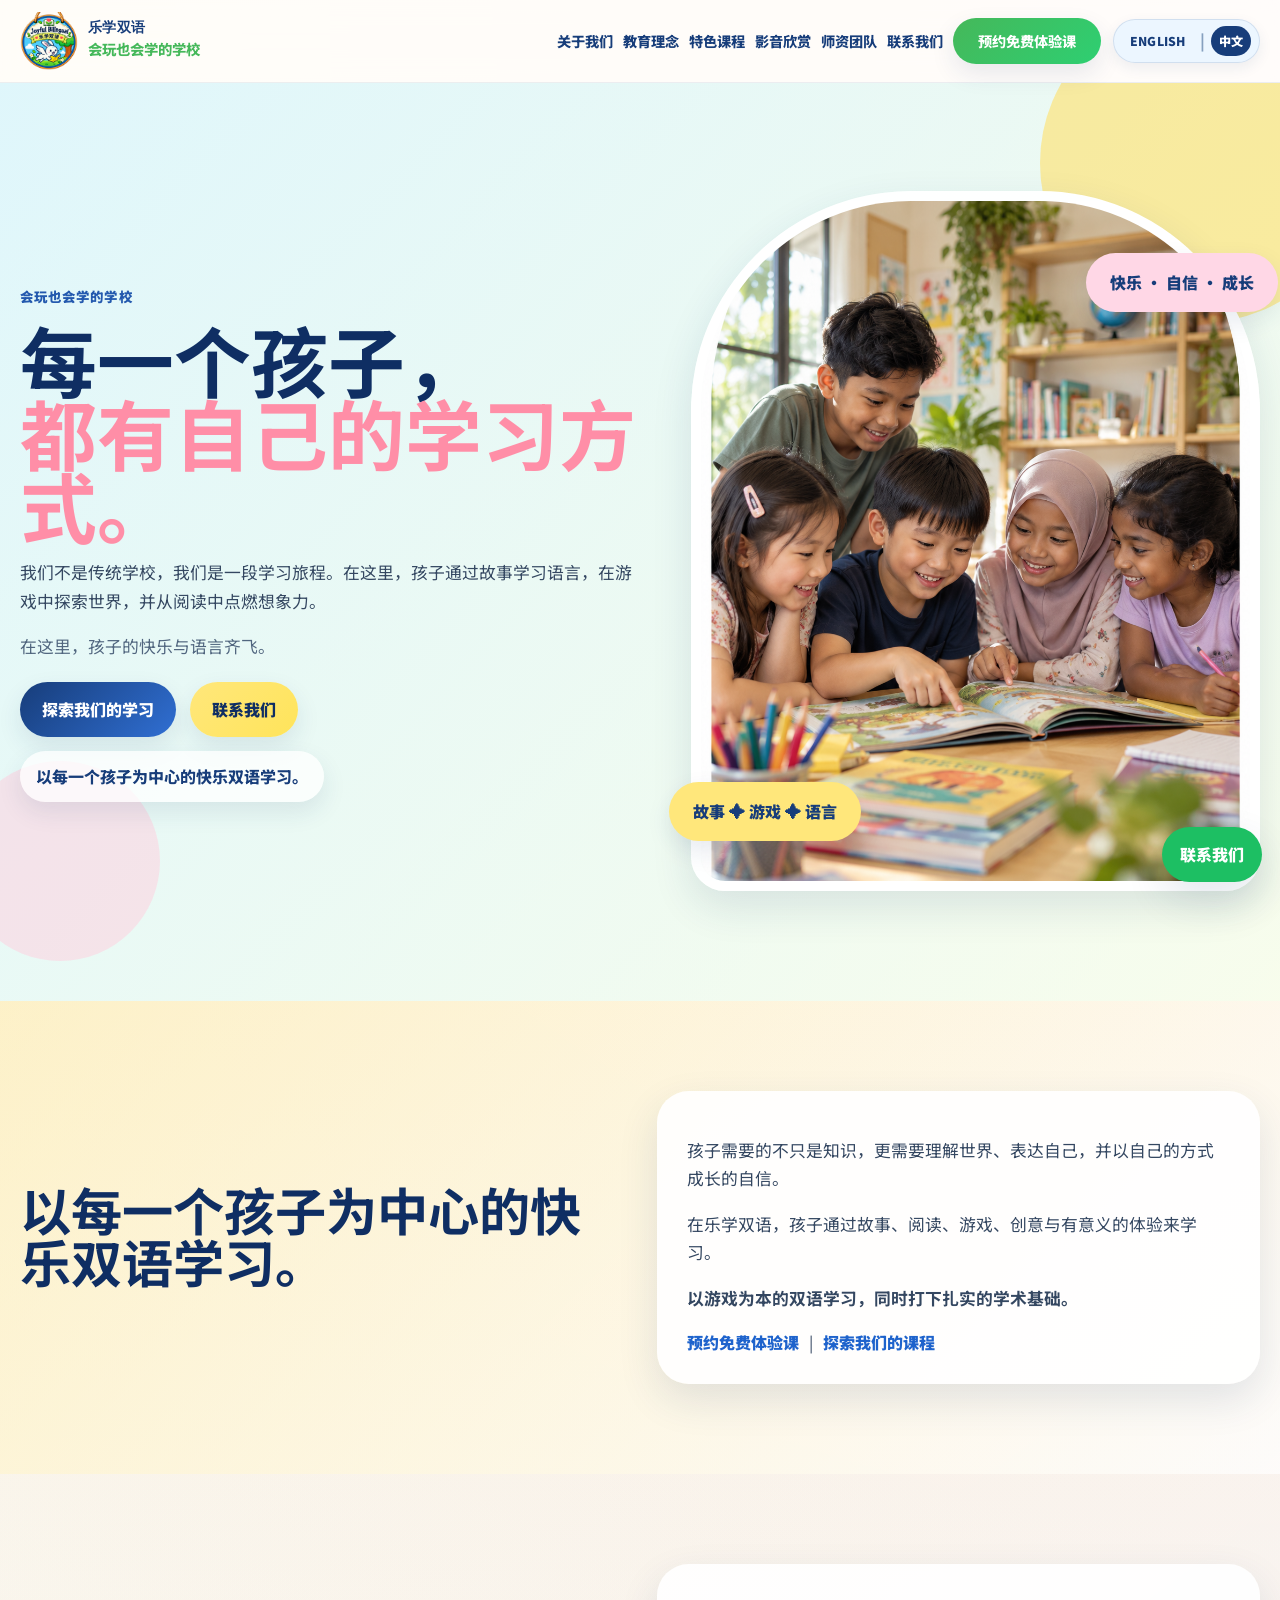
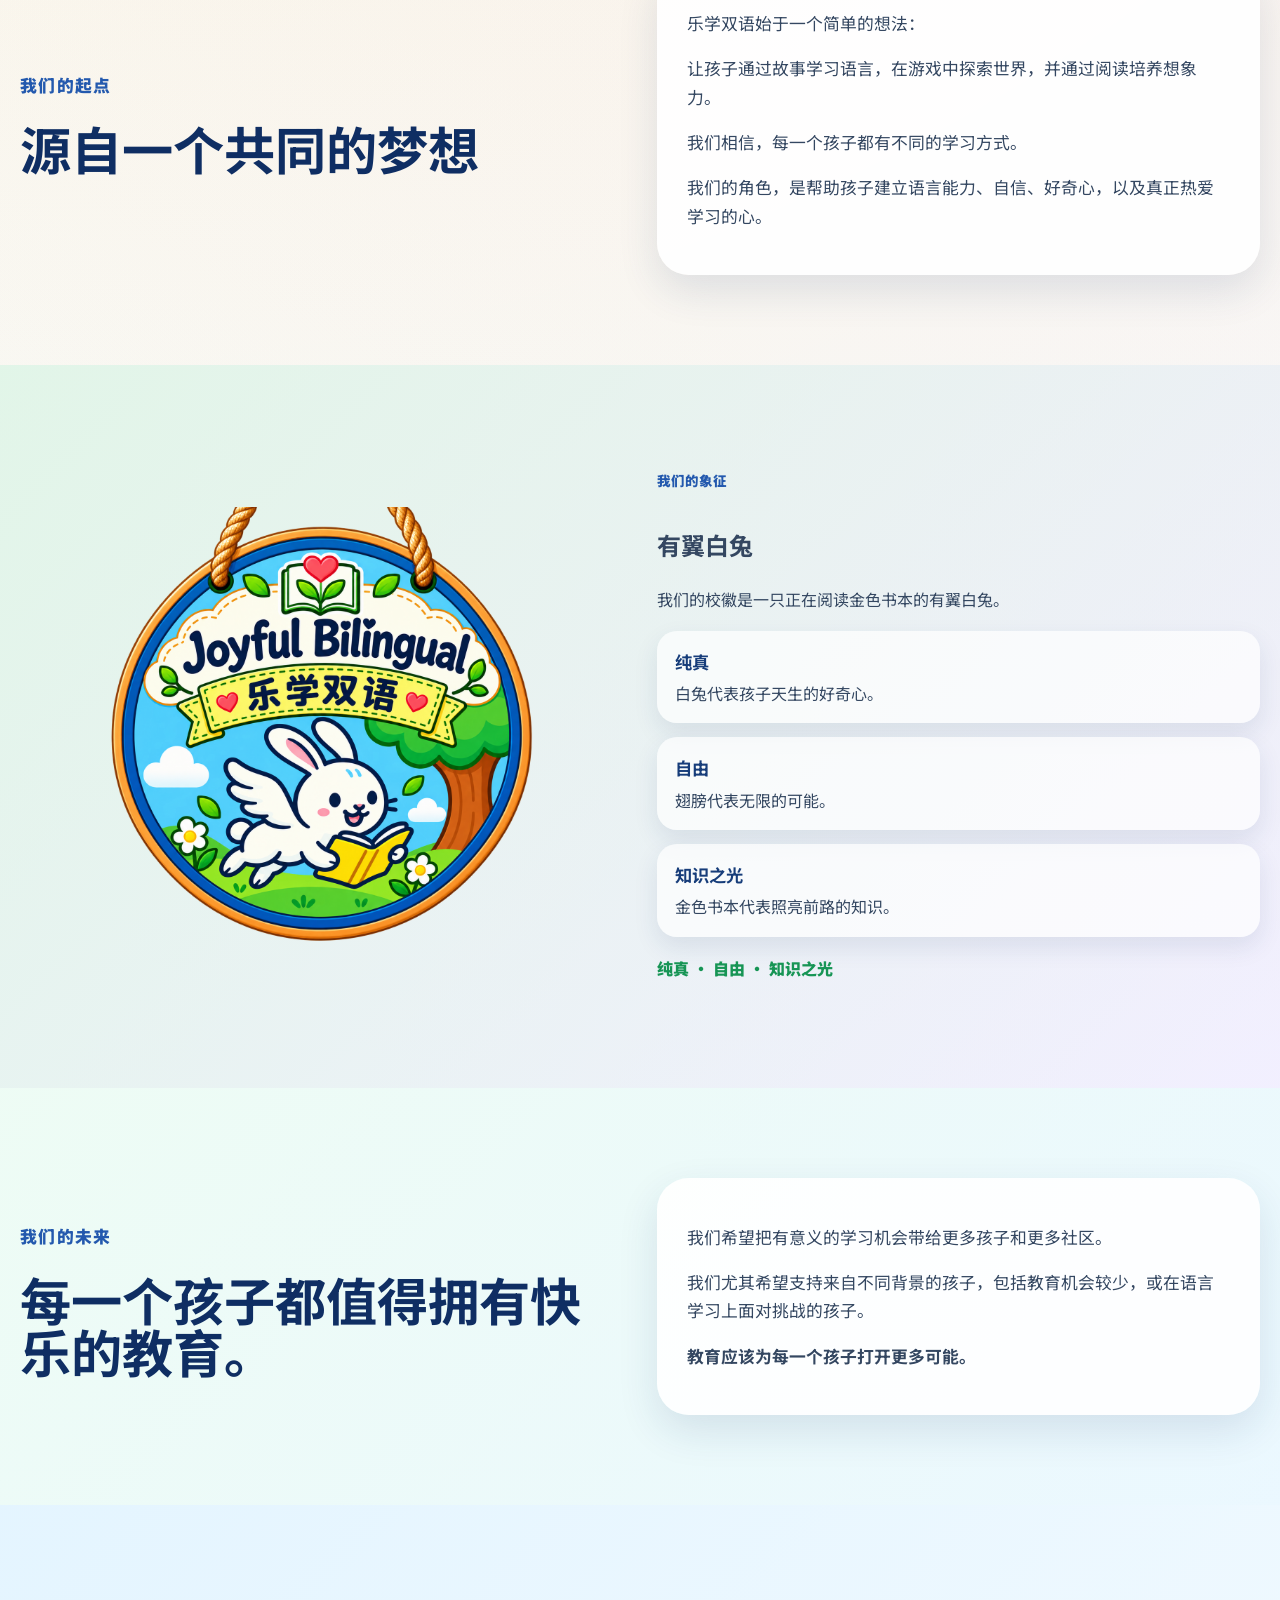
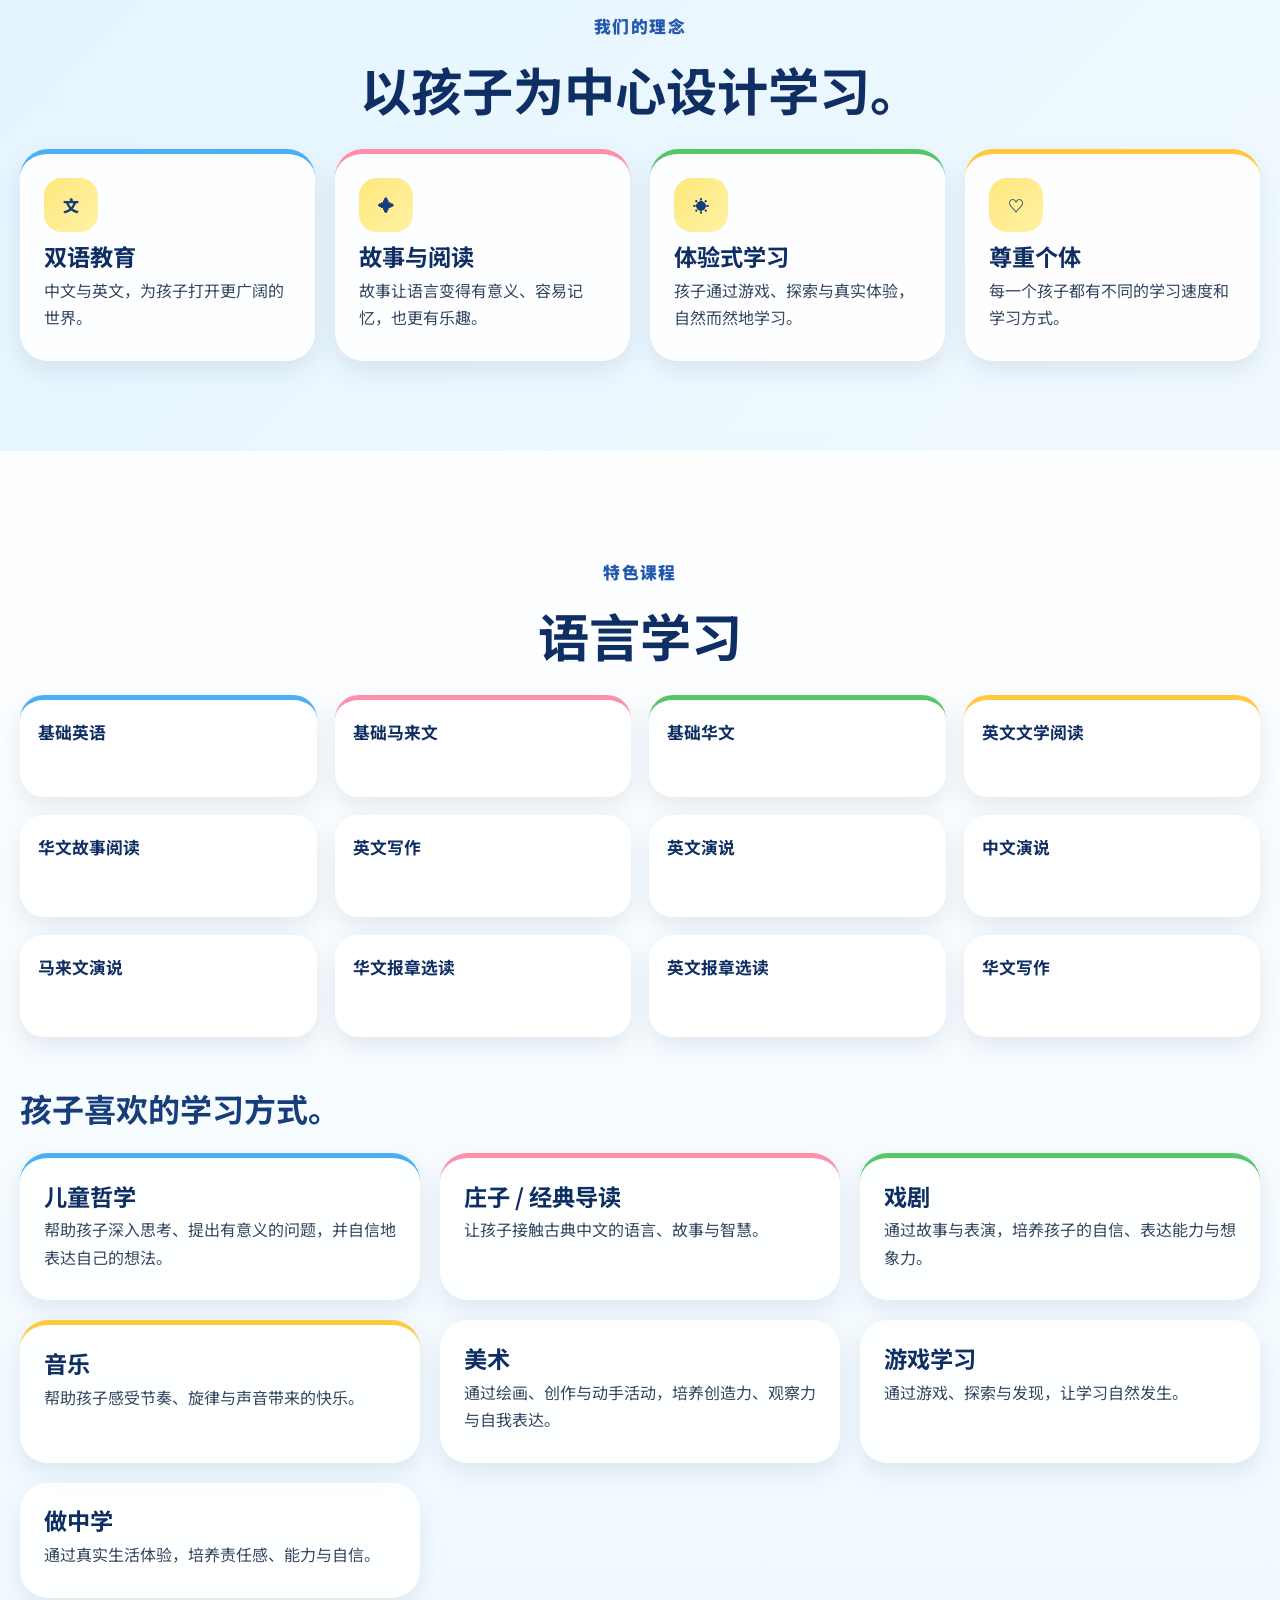
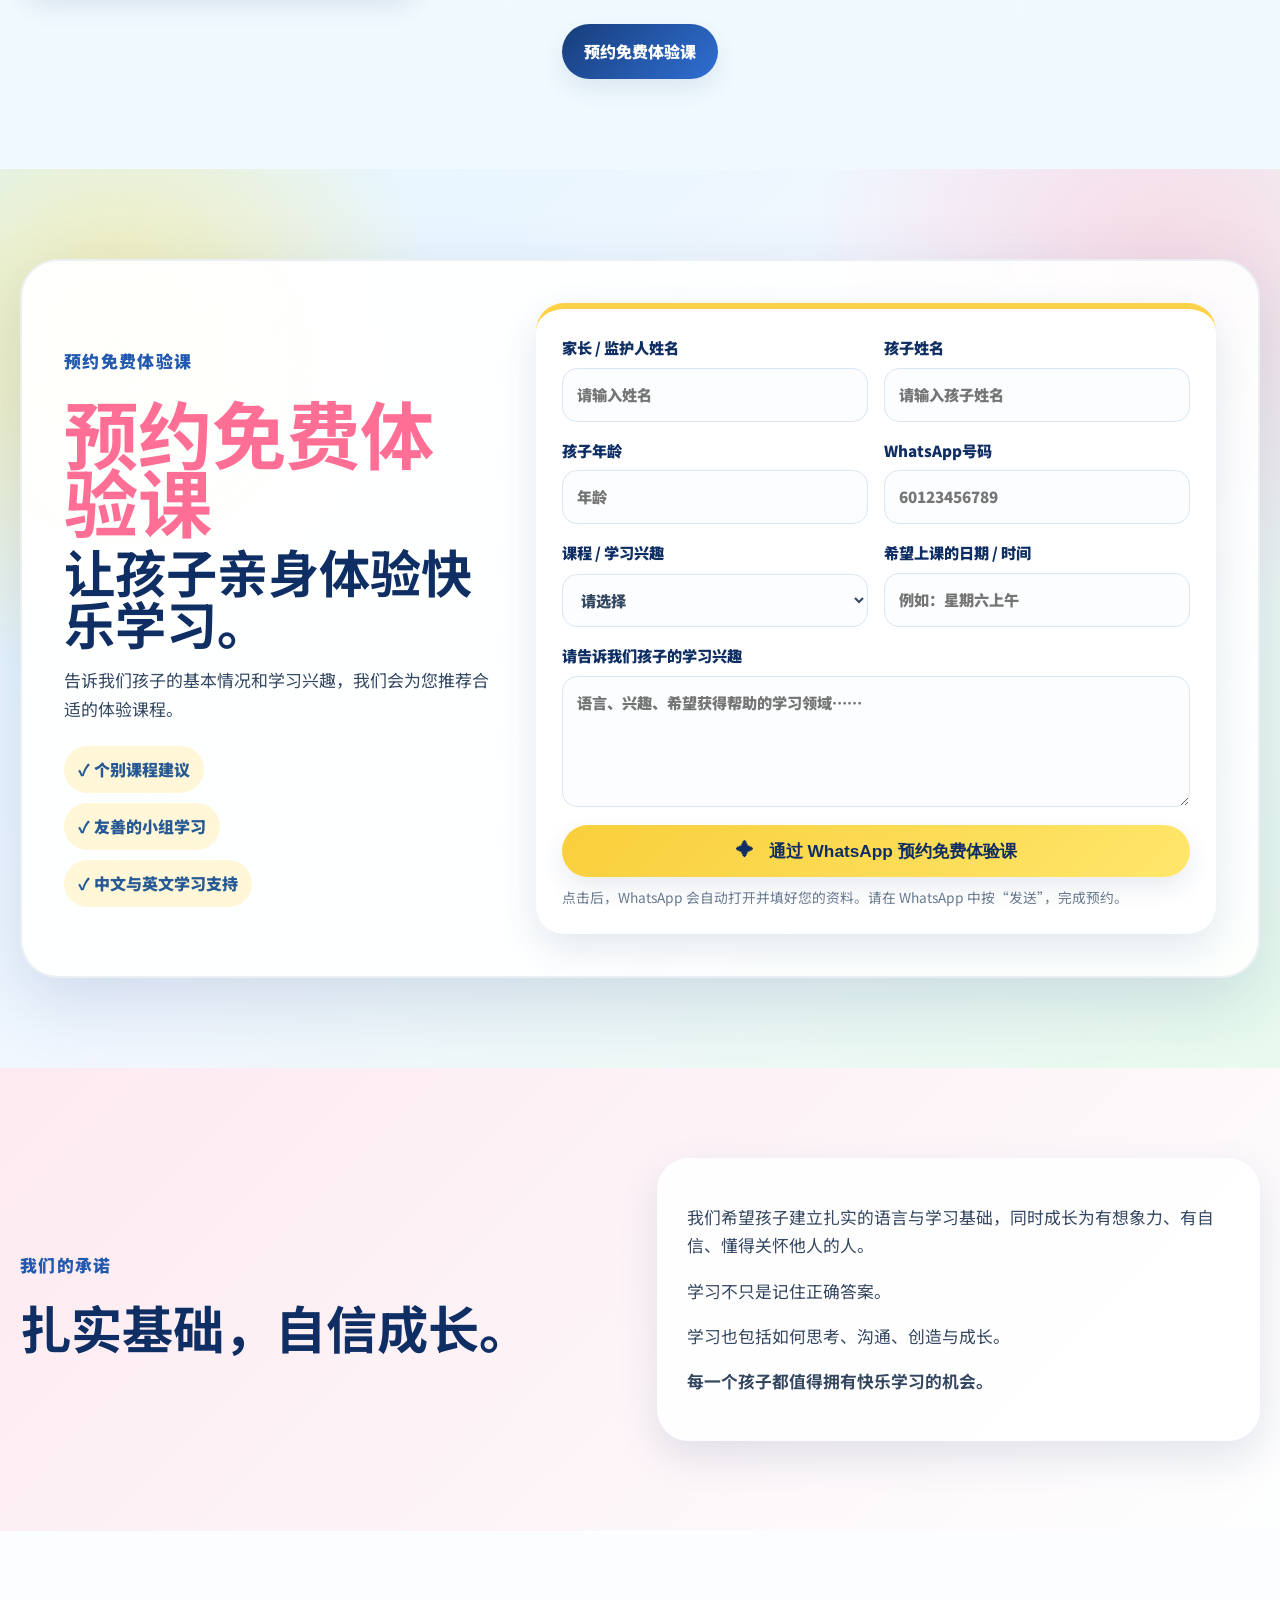
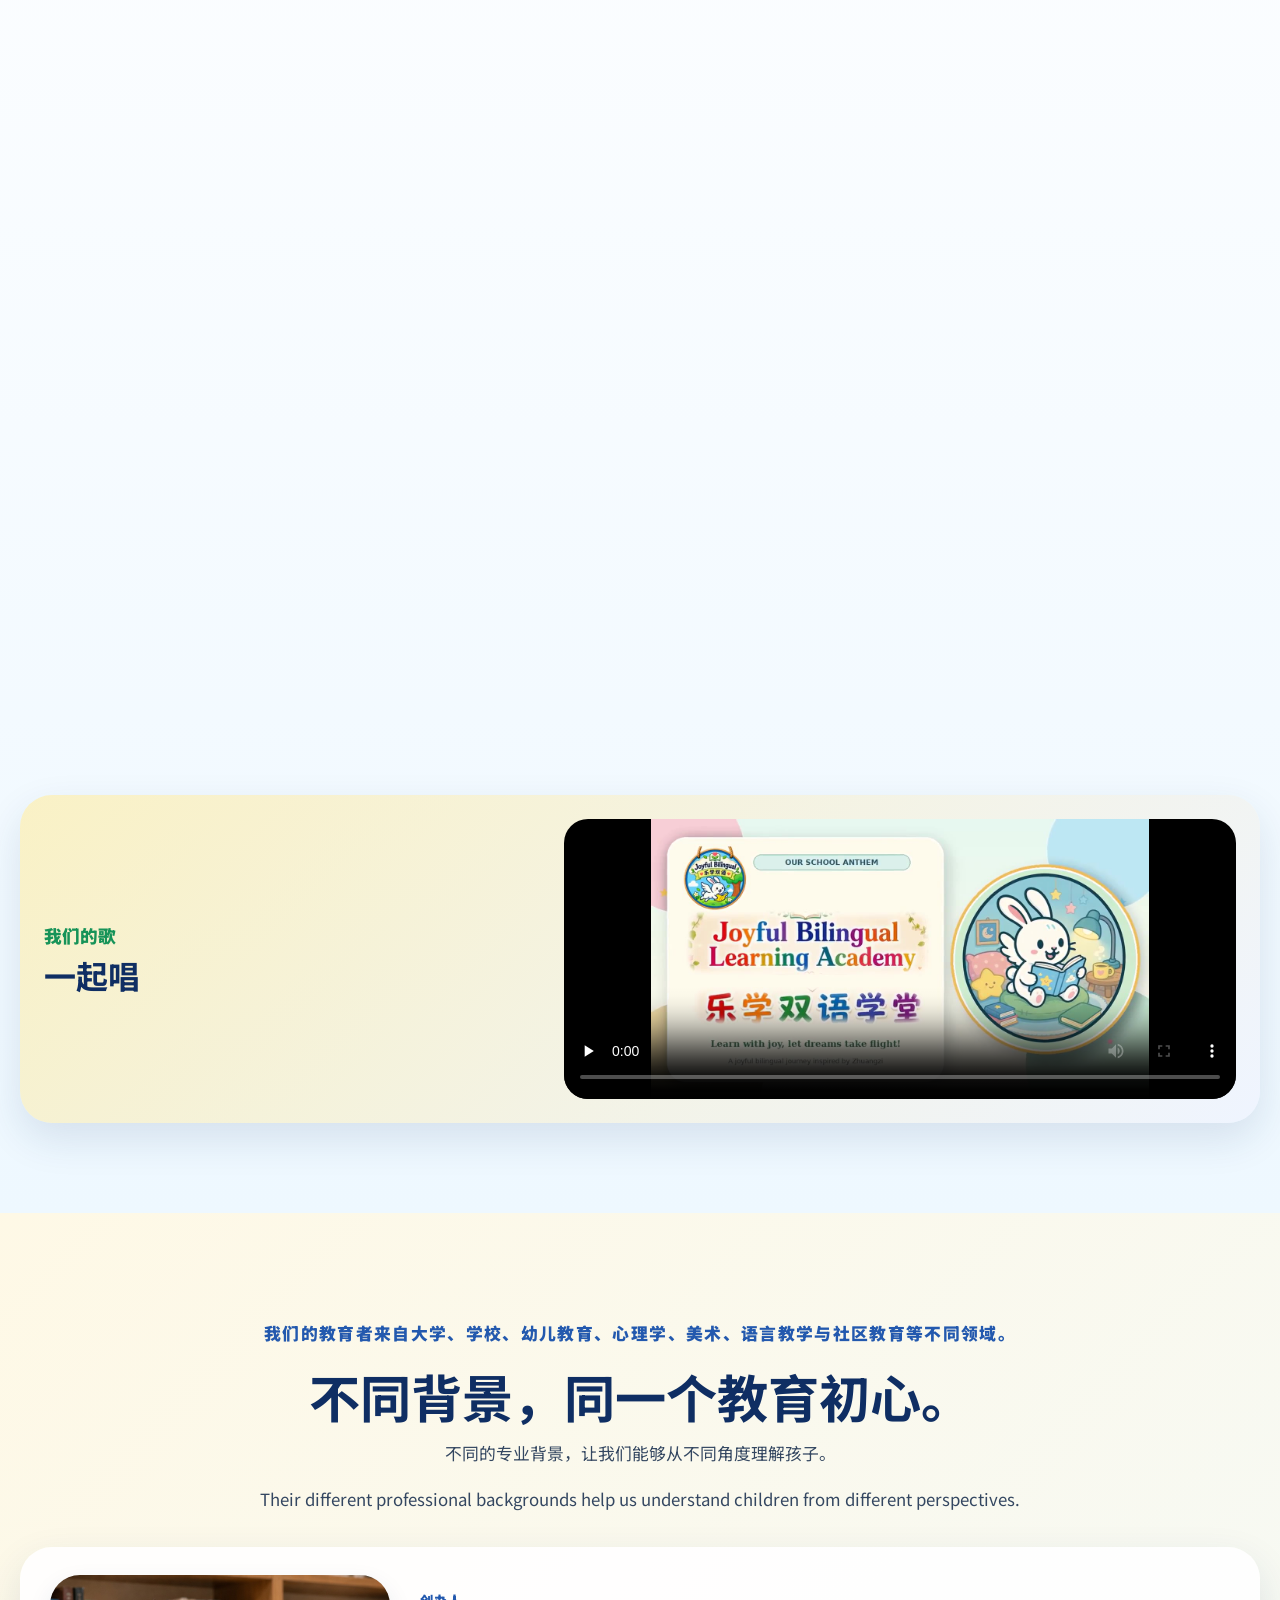
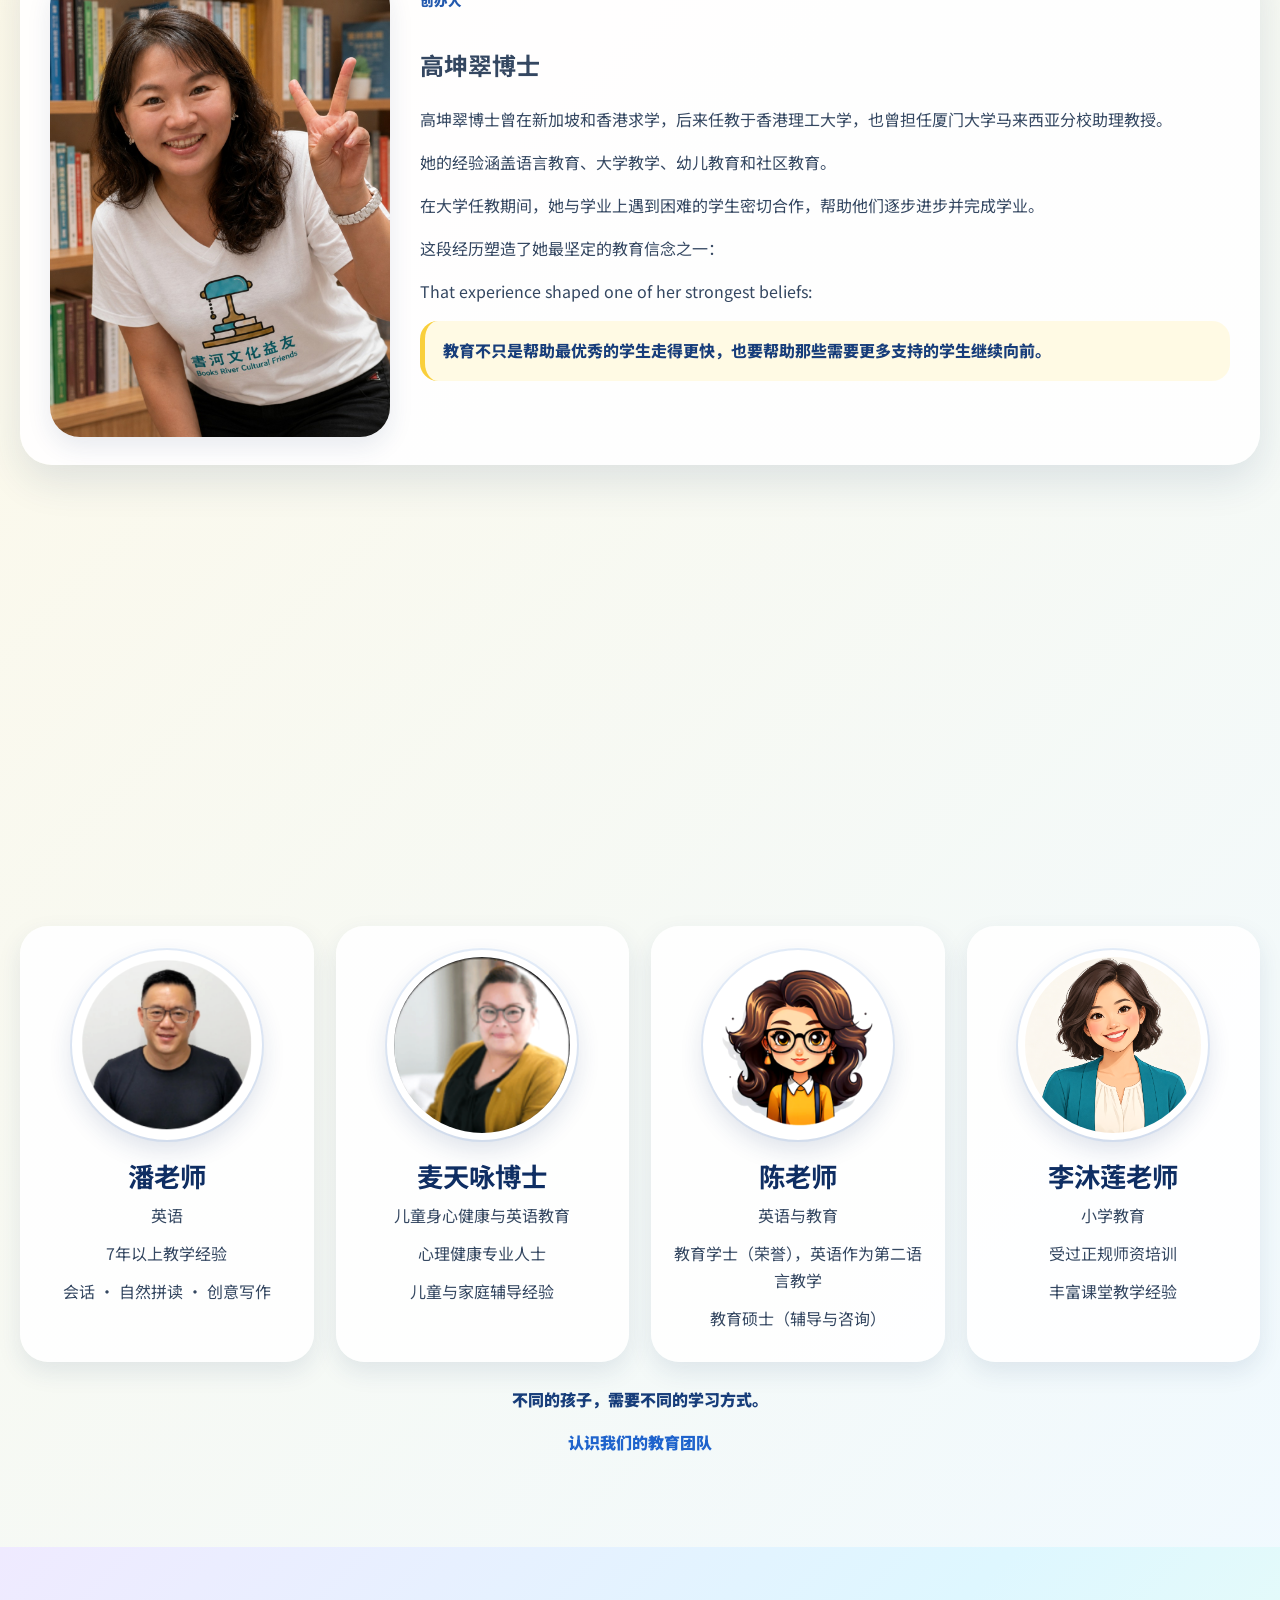
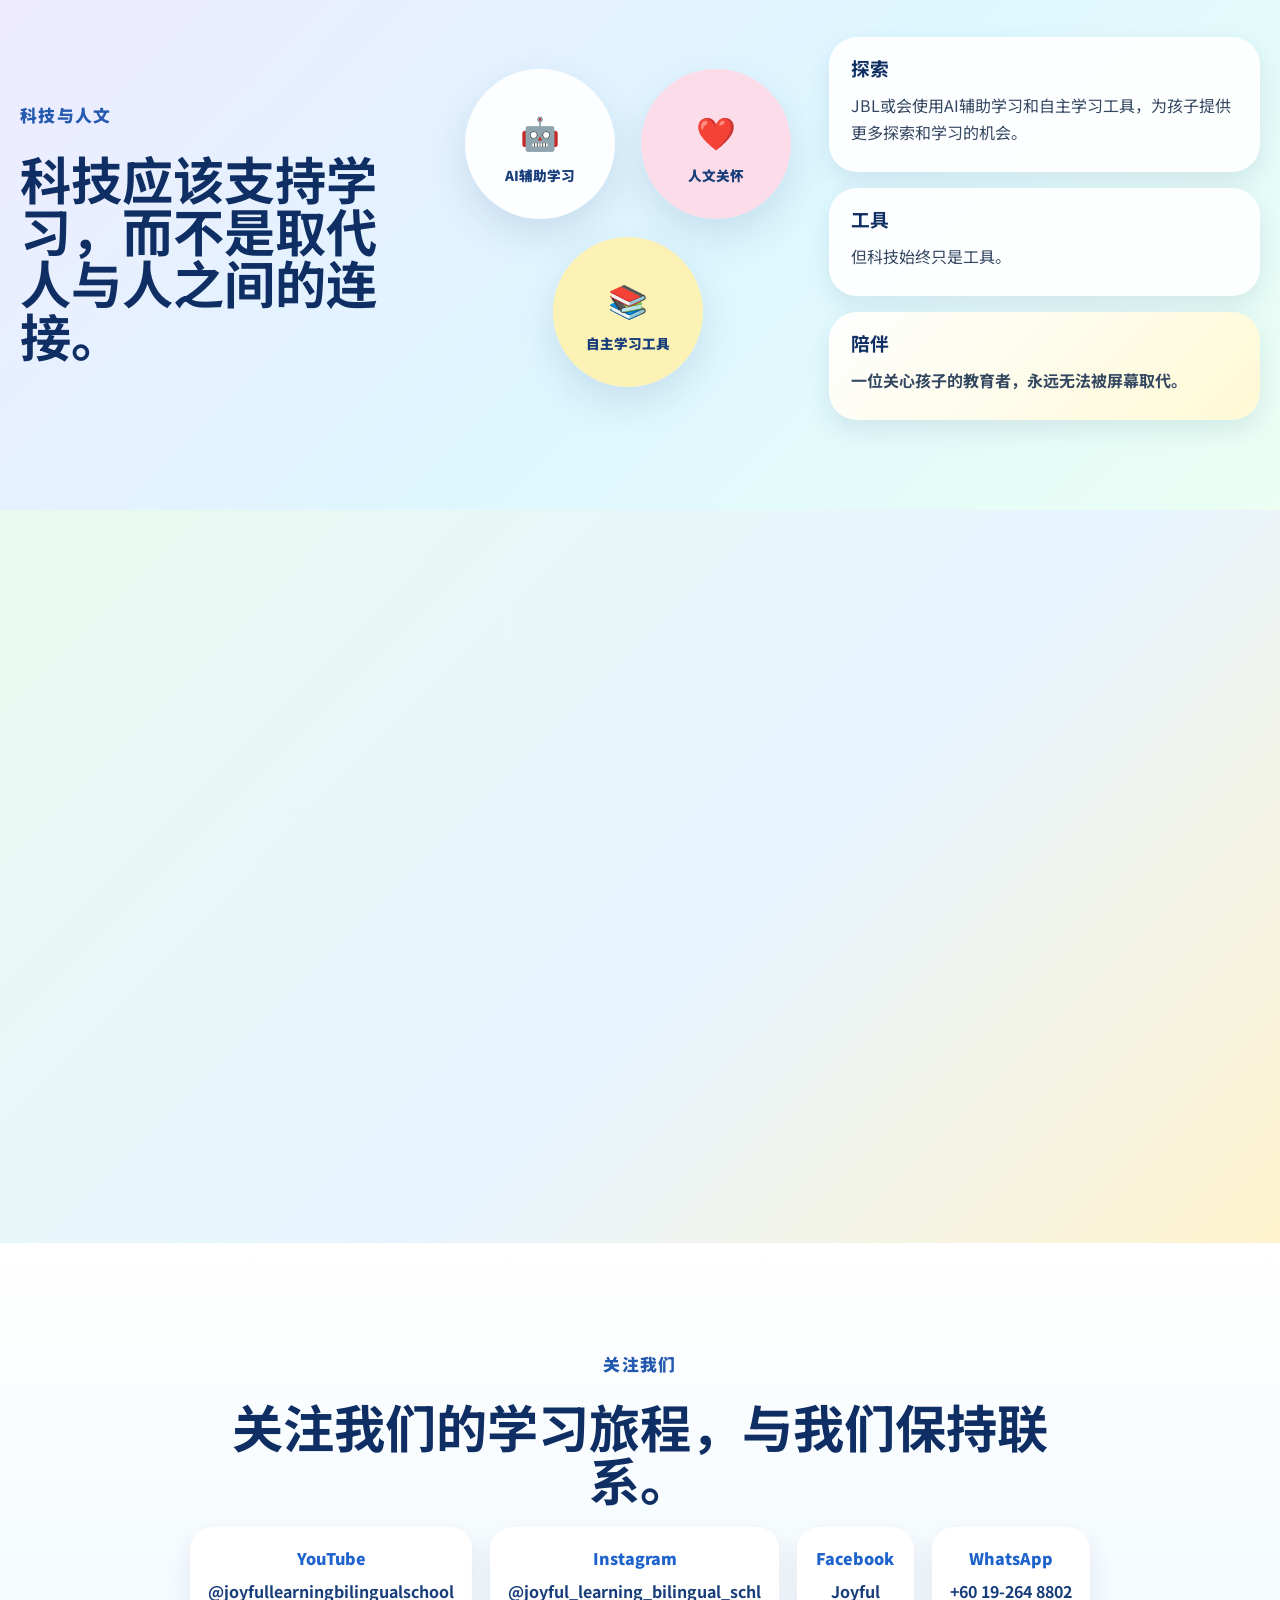
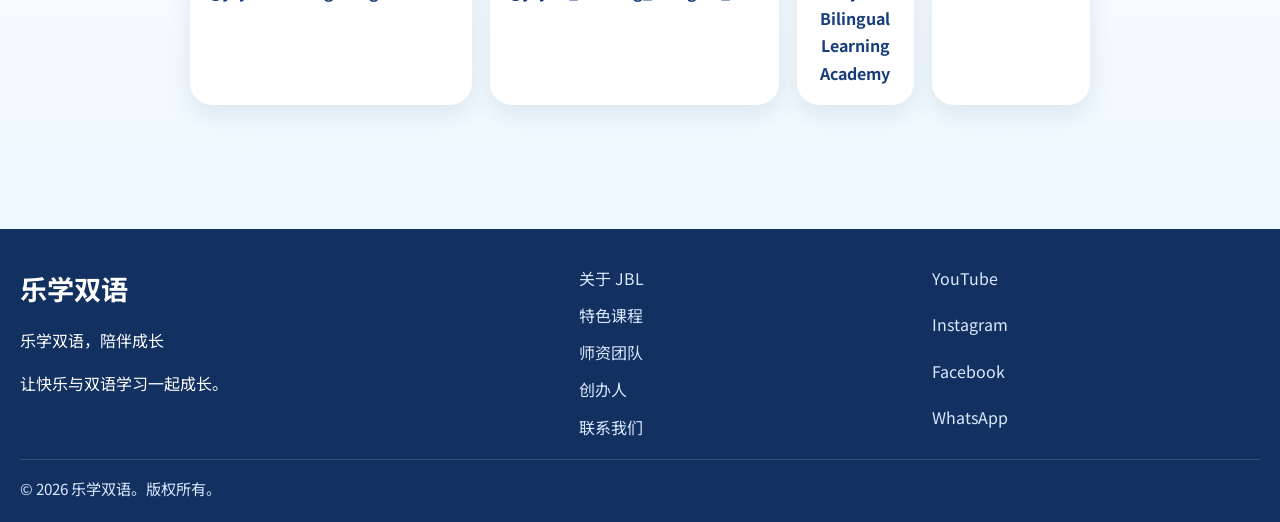
<file: zh.html>
<!DOCTYPE html>

<html lang="zh-CN">
<head>
<meta charset="utf-8"/>
<meta content="width=device-width, initial-scale=1.0" name="viewport"/>
<meta content="乐学双语——会玩也会学的学校。以故事、阅读、游戏、创意与真实体验陪伴孩子快乐学习。" name="description"/>
<title>乐学双语 | Joyful Bilingual Learning Academy</title>
<link href="https://fonts.googleapis.com" rel="preconnect"/>
<link crossorigin="" href="https://fonts.gstatic.com" rel="preconnect"/>
<link href="https://fonts.googleapis.com/css2?family=Baloo+2:wght@500;600;700;800&family=Noto+Sans+SC:wght@400;500;700;800&family=Nunito:wght@400;500;700;800;900&display=swap" rel="stylesheet">
<link href="style.css?v=v10" rel="stylesheet">
</head>
<body>
<header class="site-header">
<div class="container nav-wrap">
<a aria-label="Joyful Bilingual Learning Academy home" class="brand" href="#home">
<img alt="Joyful Bilingual Learning Academy logo" class="brand-logo" src="images/logo.png"/>
<div class="brand-copy">
<strong>乐学双语</strong>
<span>会玩也会学的学校</span>
</div>
</a>
<button aria-expanded="false" aria-label="Toggle navigation" class="nav-toggle">☰</button>
<nav aria-label="Primary navigation" class="main-nav">
<a href="#about">关于我们</a>
<a href="#philosophy">教育理念</a>
<a href="#programmes">特色课程</a>
<a href="#watch">影音欣赏</a>
<a href="#educators">师资团队</a>
<a href="#contact">联系我们</a>
<a class="nav-cta" href="#free-trial">预约免费体验课</a>
<div aria-label="Language selection" class="language-switch"><a class="lang-option" data-lang-link="en" href="index.html">ENGLISH</a><span class="lang-divider">|</span><a class="lang-option active" data-lang-link="zh" href="zh.html">中文</a></div></nav>
</div>
</header>
<main>
<section class="hero section-pad" id="home">
<div class="hero-blob hero-blob-1"></div>
<div class="hero-blob hero-blob-2"></div>
<div class="container hero-grid">
<div class="hero-copy reveal">
<span class="eyebrow hero-animate hero-animate-1">会玩也会学的学校</span>
<h1 class="hero-animate hero-animate-2">每一个孩子，<br/><span>都有自己的学习方式。</span></h1>

<p class="hero-text hero-animate hero-animate-4">我们不是传统学校，我们是一段学习旅程。在这里，孩子通过故事学习语言，在游戏中探索世界，并从阅读中点燃想象力。</p>
<p class="hero-text hero-text-cn hero-animate hero-animate-5">在这里，孩子的快乐与语言齐飞。</p>
<div class="hero-actions hero-animate hero-animate-6">
<a class="btn btn-primary" href="#programmes">探索我们的学习</a>
<a class="btn btn-secondary" href="#contact">联系我们</a>
</div>
<div class="hero-note hero-animate hero-animate-7">以每一个孩子为中心的快乐双语学习。</div>
</div>
<div class="hero-visual reveal">
<div class="hero-arch">
<img alt="Children enjoying learning together" src="images/hero-students.png"/>
</div>
<div class="floating-badge badge-one">故事 ✦ 游戏 ✦ 语言</div>
<div class="floating-badge badge-two">快乐 · 自信 · 成长</div>
</div>
</div>
</section>
<section class="opening section-pad soft-yellow">
<div class="container split-grid">
<div class="section-heading reveal">
<h2>以每一个孩子为中心的快乐双语学习。</h2>

</div>
<div class="content-card reveal">
<p>孩子需要的不只是知识，更需要理解世界、表达自己，并以自己的方式成长的自信。</p>
<p>在乐学双语，孩子通过故事、阅读、游戏、创意与有意义的体验来学习。</p>
<p><strong>以游戏为本的双语学习，同时打下扎实的学术基础。</strong></p>
<div class="inline-actions"><a class="text-link" href="#free-trial">预约免费体验课</a><span>|</span><a class="text-link" href="#programmes">探索我们的课程</a></div>
</div>
</div>
</section>
<section class="section-pad" id="about">
<div class="container split-grid align-center">
<div class="section-heading reveal">
<p class="kicker">我们的起点</p>
<h2>源自一个共同的梦想</h2>
</div>
<div class="content-card reveal">
<p>乐学双语始于一个简单的想法：</p>
<p>让孩子通过故事学习语言，在游戏中探索世界，并通过阅读培养想象力。</p>
<p>我们相信，每一个孩子都有不同的学习方式。</p>
<p>我们的角色，是帮助孩子建立语言能力、自信、好奇心，以及真正热爱学习的心。</p>
</div>
</div>
</section>
<section class="section-pad mint-band" id="emblem">
<div class="container emblem-grid">
<div class="emblem-art reveal">
<img alt="The Winged Rabbit emblem" class="emblem-logo" src="images/logo.png"/>
</div>
<div class="reveal">
<p class="kicker">我们的象征</p>
<h2>有翼白兔</h2>
<p>我们的校徽是一只正在阅读金色书本的有翼白兔。</p>
<div class="value-stack">
<div><strong>纯真</strong><span>白兔代表孩子天生的好奇心。</span></div>
<div><strong>自由</strong><span>翅膀代表无限的可能。</span></div>
<div><strong>知识之光</strong><span>金色书本代表照亮前路的知识。</span></div>
</div>
<p class="signature-line">纯真 · 自由 · 知识之光</p>
</div>
</div>
</section>
<section class="section-pad future-section" id="future">
<div class="container split-grid">
<div class="section-heading reveal">
<p class="kicker">我们的未来</p>
<h2>每一个孩子都值得拥有快乐的教育。</h2>
</div>
<div class="content-card reveal">
<p>我们希望把有意义的学习机会带给更多孩子和更多社区。</p>
<p>我们尤其希望支持来自不同背景的孩子，包括教育机会较少，或在语言学习上面对挑战的孩子。</p>
<p><strong>教育应该为每一个孩子打开更多可能。</strong></p>
</div>
</div>
</section>
<section class="section-pad soft-blue" id="philosophy">
<div class="container">
<div class="center-heading reveal">
<p class="kicker">我们的理念</p>
<h2>以孩子为中心设计学习。</h2>
</div>
<div class="feature-grid">
<article class="feature-card reveal"><div class="feature-icon">文</div><h3>双语教育</h3><p>中文与英文，为孩子打开更广阔的世界。</p></article>
<article class="feature-card reveal"><div class="feature-icon">✦</div><h3>故事与阅读</h3><p>故事让语言变得有意义、容易记忆，也更有乐趣。</p></article>
<article class="feature-card reveal"><div class="feature-icon">☀</div><h3>体验式学习</h3><p>孩子通过游戏、探索与真实体验，自然而然地学习。</p></article>
<article class="feature-card reveal"><div class="feature-icon">♡</div><h3>尊重个体</h3><p>每一个孩子都有不同的学习速度和学习方式。</p></article>
</div>
</div>
</section>
<section class="section-pad programmes-section" id="programmes">
<div class="container">
<div class="center-heading reveal">
<p class="kicker">特色课程</p>
<h2>语言学习</h2>
</div>
<div class="course-grid reveal">
<div class="course-pill"><strong>基础英语</strong></div>
<div class="course-pill"><strong>基础马来文</strong></div>
<div class="course-pill"><strong>基础华文</strong></div>
<div class="course-pill"><strong>英文文学阅读</strong></div>
<div class="course-pill"><strong>华文故事阅读</strong></div>
<div class="course-pill"><strong>英文写作</strong></div>
<div class="course-pill"><strong>英文演说</strong></div>
<div class="course-pill"><strong>中文演说</strong></div>
<div class="course-pill"><strong>马来文演说</strong></div>
<div class="course-pill"><strong>华文报章选读</strong></div>
<div class="course-pill"><strong>英文报章选读</strong></div>
<div class="course-pill"><strong>华文写作</strong></div>
</div>
<div class="sub-heading reveal"><h2>孩子喜欢的学习方式。</h2></div>
<div class="programme-cards">
<article class="programme-card reveal"><h3>儿童哲学</h3><p>帮助孩子深入思考、提出有意义的问题，并自信地表达自己的想法。</p></article>
<article class="programme-card reveal"><h3>庄子 / 经典导读</h3><p>让孩子接触古典中文的语言、故事与智慧。</p></article>
<article class="programme-card reveal"><h3>戏剧</h3><p>通过故事与表演，培养孩子的自信、表达能力与想象力。</p></article>
<article class="programme-card reveal"><h3>音乐</h3><p>帮助孩子感受节奏、旋律与声音带来的快乐。</p></article>
<article class="programme-card reveal"><h3>美术</h3><p>通过绘画、创作与动手活动，培养创造力、观察力与自我表达。</p></article>
<article class="programme-card reveal"><h3>游戏学习</h3><p>通过游戏、探索与发现，让学习自然发生。</p></article>
<article class="programme-card reveal"><h3>做中学</h3><p>通过真实生活体验，培养责任感、能力与自信。</p></article>
</div>
<div class="center-action"><a class="btn btn-primary" href="#free-trial">预约免费体验课</a></div>
</div>
</section>
<section class="section-pad free-trial-section" id="free-trial">
<div class="container free-trial-shell reveal">
<div class="free-trial-intro">
<p class="kicker">预约免费体验课</p>
<h2><span class="trial-big-line">预约免费体验课</span><br/>让孩子亲身体验快乐学习。</h2>
<p>告诉我们孩子的基本情况和学习兴趣，我们会为您推荐合适的体验课程。</p>
<div class="trial-highlights">
<span>✓ 个别课程建议</span>
<span>✓ 友善的小组学习</span>
<span>✓ 中文与英文学习支持</span>
</div>
</div>
<form class="site-form trial-form whatsapp-enquiry-form" data-whatsapp-type="trial" id="free-trial-form">
<div class="form-grid">
<label>家长 / 监护人姓名
<input autocomplete="name" data-letters-only="" name="parent-name" placeholder="请输入姓名" required="" title="Please use letters and spaces only" type="text"/>
</label>
<label>孩子姓名
<input data-letters-only="" name="child-name" placeholder="请输入孩子姓名" required="" title="Please use letters and spaces only" type="text"/>
</label>
<label>孩子年龄
<input max="18" min="3" name="child-age" placeholder="年龄" required="" type="number"/>
</label>
<label>WhatsApp号码
<input autocomplete="tel" data-numbers-only="" inputmode="numeric" maxlength="15" name="whatsapp" placeholder="60123456789" required="" title="Please use numbers only" type="tel"/>
</label>
<label>课程 / 学习兴趣
<select name="programme-interest" required="">
<option disabled="" selected="" value="">请选择</option>
<option>英文</option>
<option>华文</option>
<option>马来文</option>
<option>阅读与文学</option>
<option>写作</option>
<option>演说</option>
<option>儿童哲学 / 经典导读</option>
<option>戏剧 / 音乐 / 美术</option>
<option>游戏学习</option>
<option>不确定——请为我推荐</option>
</select>
</label>
<label>希望上课的日期 / 时间
<input name="preferred-time" placeholder="例如：星期六上午" type="text"/>
</label>
<label class="full-width">请告诉我们孩子的学习兴趣
<textarea name="learning-interests" placeholder="语言、兴趣、希望获得帮助的学习领域……" rows="4"></textarea>
</label>
</div>
<button class="btn btn-trial-submit" type="submit">通过 WhatsApp 预约免费体验课</button>
<p class="form-note">点击后，WhatsApp 会自动打开并填好您的资料。请在 WhatsApp 中按“发送”，完成预约。</p>
</form>
</div>
</section>
<section class="section-pad soft-pink" id="promise">
<div class="container split-grid">
<div class="section-heading reveal">
<p class="kicker">我们的承诺</p>
<h2>扎实基础，自信成长。</h2>
</div>
<div class="content-card reveal">
<p>我们希望孩子建立扎实的语言与学习基础，同时成长为有想象力、有自信、懂得关怀他人的人。</p>
<p>学习不只是记住正确答案。</p>
<p>学习也包括如何思考、沟通、创造与成长。</p>
<p><strong>每一个孩子都值得拥有快乐学习的机会。</strong></p>
</div>
</div>
</section>
<section class="section-pad gallery-section" id="watch">
<div class="container">
<div class="center-heading reveal">
<p class="kicker">影音欣赏</p>
<h2>看见学习的快乐。</h2>
<p>走进 JBL，看看孩子如何阅读、表达、创作、表演与探索。</p>
</div>
<div class="gallery-grid three-up">
<article class="gallery-card reveal">
<div class="gallery-photo"><img alt="A glimpse of our classroom" src="images/watch-classroom.png"/></div>
<div><h3>课堂一瞥</h3><p>看看孩子一起学习、互动与成长。</p></div>
</article>
<article class="gallery-card reveal">
<div class="gallery-video-wrap"><video class="gallery-video" controls="" playsinline="" poster="images/learning-through-stories-poster.jpg" preload="none"><source src="videos/learning-through-stories.mp4" type="video/mp4"/>您的浏览器不支持视频播放。</video></div>
<div><h3>故事中学习</h3><p>看看故事如何帮助孩子发展语言、自信与想象力。</p></div>
</article>
<article class="gallery-card reveal">
<div class="gallery-video-wrap"><video class="gallery-video" controls="" playsinline="" poster="images/joyful-moments-poster.jpg" preload="none"><source src="videos/joyful-moments.mp4" type="video/mp4"/>您的浏览器不支持视频播放。</video></div>
<div><h3>快乐时光</h3><p>一起珍惜那些让学习变得有意义又快乐的小小时刻。</p></div>
</article>
</div>
<p class="big-line reveal">真实课堂 · 真实学习 · 真实成长</p>
<div class="song-panel reveal">
<div class="song-copy">
<span>我们的歌</span>
<strong>一起唱</strong>
</div>
<div class="song-video-wrap">
<video class="song-video" controls="" playsinline="" poster="images/song-poster.jpg" preload="none"><source src="videos/song.mp4" type="video/mp4"/>您的浏览器不支持视频播放。</video>
</div>
</div>
</div>
</section>
<section class="section-pad educators-section" id="educators">
<div class="container">
<div class="center-heading reveal">
<p class="kicker">我们的教育者来自大学、学校、幼儿教育、心理学、美术、语言教学与社区教育等不同领域。</p>
<h2>不同背景，同一个教育初心。</h2>
<p>不同的专业背景，让我们能够从不同角度理解孩子。</p>
<p>Their different professional backgrounds help us understand children from different perspectives.</p>
</div>
<article class="founder-card reveal">
<div class="founder-photo">
<img alt="Dr Kau Kun Chui" src="images/founder-dr-kau.jpg">
</img></div>
<div>
<p class="kicker">创办人</p>
<h2>高坤翠博士</h2>
<p>高坤翠博士曾在新加坡和香港求学，后来任教于香港理工大学，也曾担任厦门大学马来西亚分校助理教授。</p>
<p>她的经验涵盖语言教育、大学教学、幼儿教育和社区教育。</p>
<p>在大学任教期间，她与学业上遇到困难的学生密切合作，帮助他们逐步进步并完成学业。</p>
<p>这段经历塑造了她最坚定的教育信念之一：</p>
<p>That experience shaped one of her strongest beliefs:</p>
<blockquote>教育不只是帮助最优秀的学生走得更快，也要帮助那些需要更多支持的学生继续向前。</blockquote>
</div>
</article>
<div class="educator-grid educator-grid-standardized">
<article class="educator-card reveal"><div class="educator-photo"><img alt="Miss Lee Hui Ying" src="images/teacher-lee-hui-ying.png"/></div><h3>李慧英老师</h3><p>美术与小学教育</p><p>达尔尚艺术学院</p><p>儿童美术与幼儿教育</p></article>
<article class="educator-card reveal"><div class="educator-photo"><img alt="Naia Woo" src="images/teacher-naia-woo.png"/></div><h3>伍老师</h3><p>语言与体验式学习</p><p>华语作为第二语言教学资格</p><p>体验式与社区教育</p></article>
<article class="educator-card reveal"><div class="educator-photo"><img alt="Dr Yeow Li Ping" src="images/teacher-yeow-li-ping.png"/></div><h3>邱丽萍博士</h3><p>学术辅导与数学</p><p>拉曼大学助理教授</p><p>小组学术辅导</p></article>
<article class="educator-card reveal"><div class="educator-photo"><img alt="Miss Angeline Choong" src="images/teacher-angeline-choong.png"/></div><h3>张老师</h3><p>英语</p><p>心理学与认知神经科学理学士</p><p>一等荣誉</p></article>
<article class="educator-card reveal"><div class="educator-photo"><img alt="Keith Poon" src="images/teacher-keith-poon.png"/></div><h3>潘老师</h3><p>英语</p><p>7年以上教学经验</p><p>会话 · 自然拼读 · 创意写作</p></article>
<article class="educator-card reveal"><div class="educator-photo"><img alt="Dr Angel Mak" src="images/teacher-angel-mak.png"/></div><h3>麦天咏博士</h3><p>儿童身心健康与英语教育</p><p>心理健康专业人士</p><p>儿童与家庭辅导经验</p></article>
<article class="educator-card reveal"><div class="educator-photo"><img alt="Miss Tan Lay Hun" src="images/teacher-tan-lay-hun.png"/></div><h3>陈老师</h3><p>英语与教育</p><p>教育学士（荣誉），英语作为第二语言教学</p><p>教育硕士（辅导与咨询）</p></article>
<article class="educator-card reveal"><div class="educator-photo"><img alt="Miss Lee Mu Lian" src="images/teacher-lee-mu-lian.png"/></div><h3>李沐莲老师</h3><p>小学教育</p><p>受过正规师资培训</p><p>丰富课堂教学经验</p></article>
</div>
<div class="educator-footer reveal"><p>不同的孩子，需要不同的学习方式。</p><a class="text-link" href="#educators">认识我们的教育团队</a></div>
</div>
</section>
<section class="section-pad tech-section" id="technology">
<div class="container tech-grid">
<div class="section-heading reveal">
<p class="kicker">科技与人文</p>
<h2>科技应该支持学习，而不是取代人与人之间的连接。</h2>
</div>
<div class="tech-visual reveal">
<div class="tech-icon bubble-1">🤖<span>AI辅助学习</span></div>
<div class="tech-icon bubble-2">📚<span>自主学习工具</span></div>
<div class="tech-icon bubble-3">❤️<span>人文关怀</span></div>
</div>
<div class="tech-cards reveal">
<article class="tech-card"><h3>探索</h3><p>JBL或会使用AI辅助学习和自主学习工具，为孩子提供更多探索和学习的机会。</p></article>
<article class="tech-card"><h3>工具</h3><p>但科技始终只是工具。</p></article>
<article class="tech-card emphasis"><h3>陪伴</h3><p><strong>一位关心孩子的教育者，永远无法被屏幕取代。</strong></p></article>
</div>
</div>
</section>
<section class="section-pad contact-section" id="contact">
<div class="container contact-form-shell reveal">
<div class="contact-intro">
<p class="kicker">告诉我们孩子的年龄与学习兴趣，我们会协助推荐合适的课程。</p>
<h2>为孩子找到合适的课程。</h2>
<p>Tell us your child’s age and learning interests, and we will help recommend a suitable programme.</p>
<div class="direct-contact-list">
<a href="https://wa.me/60192648802" rel="noopener" target="_blank"><span>WhatsApp / 联系方式</span><strong>+60 19-264 8802</strong></a>
<div><span>联系人</span><strong>Joyful Learner 乐学双语</strong></div>
</div>
</div>
<form class="site-form contact-form whatsapp-enquiry-form" data-whatsapp-type="contact" id="contact-form">
<div class="form-grid">
<label>您的姓名
<input autocomplete="name" data-letters-only="" name="name" placeholder="请输入姓名" required="" title="Please use letters and spaces only" type="text"/>
</label>
<label>WhatsApp / 电话
<input autocomplete="tel" data-numbers-only="" inputmode="numeric" maxlength="15" name="phone" placeholder="60123456789" required="" title="Please use numbers only" type="tel"/>
</label>
<label>孩子年龄
<input max="18" min="3" name="child-age" placeholder="年龄" type="number"/>
</label>
<label class="full-width">我们可以如何帮助您？
<textarea name="message" placeholder="请告诉我们您想了解的内容……" required="" rows="5"></textarea>
</label>
</div>
<button class="btn btn-contact-submit" type="submit">通过 WhatsApp 发送咨询</button>
<p class="form-note">点击后，WhatsApp 会自动打开并填好您的咨询内容。请在 WhatsApp 中按“发送”，完成咨询。</p>
</form>
</div>
</section>
<section class="section-pad follow-section" id="follow">
<div class="container center-heading reveal">
<p class="kicker">关注我们</p>
<h2>关注我们的学习旅程，与我们保持联系。</h2>
<div class="social-grid">
<a href="https://www.youtube.com/@joyfullearningbilingualschool" rel="noopener" target="_blank"><span>YouTube</span><strong>@joyfullearningbilingualschool</strong></a>
<a href="https://www.instagram.com/joyful_learning_bilingual_schl" rel="noopener" target="_blank"><span>Instagram</span><strong>@joyful_learning_bilingual_schl</strong></a>
<a href="https://www.facebook.com/share/1HqfLfZ4vj/?mibextid=wwXIfr" rel="noopener" target="_blank"><span>Facebook</span><strong>Joyful Bilingual Learning Academy</strong></a>
<a href="https://wa.me/60192648802" rel="noopener" target="_blank"><span>WhatsApp</span><strong>+60 19-264 8802</strong></a>
</div>
</div>
</section>
</main>
<footer class="site-footer">
<div class="container footer-grid">
<div>
<h3>乐学双语</h3>
<p>乐学双语，陪伴成长</p>
<p>让快乐与双语学习一起成长。</p>
</div>
<div class="footer-links"><a href="#about">关于 JBL</a><a href="#programmes">特色课程</a><a href="#educators">师资团队</a><a href="#educators">创办人</a><a href="#contact">联系我们</a></div>
<div class="footer-links"><a href="https://www.youtube.com/@joyfullearningbilingualschool" rel="noopener" target="_blank">YouTube</a><a href="https://www.instagram.com/joyful_learning_bilingual_schl" rel="noopener" target="_blank">Instagram</a><a href="https://www.facebook.com/share/1HqfLfZ4vj/?mibextid=wwXIfr" rel="noopener" target="_blank">Facebook</a><a href="https://wa.me/60192648802" rel="noopener" target="_blank">WhatsApp</a></div>
</div>
<div class="container footer-bottom">© 2026 乐学双语。版权所有。</div>
</footer>
<a aria-label="Chat on WhatsApp" class="whatsapp-float" href="https://wa.me/60192648802" rel="noopener" target="_blank">联系我们</a>
<script src="script.js?v=v9"></script>
</body>
</html>
</file>
<file: style.css>
:root {
  --navy: #173d7a;
  --navy-deep: #0f2e63;
  --sky: #dff4ff;
  --sky-2: #eaf9ff;
  --mint: #ddf5e7;
  --green: #45b85a;
  --yellow: #ffe77b;
  --yellow-deep: #f9cf3b;
  --pink: #ffd7e6;
  --coral: #ff8ea7;
  --lavender: #efe9ff;
  --white: #ffffff;
  --text: #344761;
  --soft-shadow: 0 16px 40px rgba(26, 60, 110, 0.12);
  --card-shadow: 0 10px 24px rgba(26, 60, 110, 0.10);
  --radius-lg: 32px;
  --radius-md: 22px;
  --radius-sm: 16px;
}

* { box-sizing: border-box; }
html { scroll-behavior: smooth; }
body {
  margin: 0;
  font-family: 'Nunito', 'Noto Sans SC', sans-serif;
  color: var(--text);
  background:
    radial-gradient(circle at top left, rgba(255, 232, 122, .25), transparent 25%),
    radial-gradient(circle at top right, rgba(255, 157, 183, .18), transparent 24%),
    linear-gradient(180deg, #fbfdff 0%, #f6fbff 30%, #fffdf9 100%);
  line-height: 1.7;
}
img, video { max-width: 100%; display: block; }
a { color: inherit; text-decoration: none; }
.container { width: min(1180px, calc(100% - 32px)); margin: 0 auto; }
.section-pad { padding: 90px 0; position: relative; }

.site-header {
  position: sticky; top: 0; z-index: 1000;
  backdrop-filter: blur(14px);
  background: rgba(255,255,255,.82);
  border-bottom: 1px solid rgba(23,61,122,.08);
}
.nav-wrap { display:flex; align-items:center; justify-content:space-between; gap:24px; min-height:84px; }
.brand { display:flex; align-items:center; gap:14px; min-width:0; }
.brand-logo { width:64px; height:64px; object-fit:contain; flex:0 0 auto; }
.brand-copy { display:flex; flex-direction:column; min-width:0; }
.brand-copy strong { font-family:'Baloo 2', cursive; color:var(--navy); font-size:1.08rem; line-height:1.1; letter-spacing:.02em; }
.brand-copy span { color:var(--green); font-weight:800; font-size:1rem; }
.main-nav { display:flex; align-items:center; gap:22px; }
.main-nav a { font-weight:800; color:var(--navy); }
.main-nav a:hover { color: var(--coral); }
.nav-cta {
  background: linear-gradient(135deg, var(--green), #2ecf72);
  color:#fff !important; padding:12px 18px; border-radius:999px;
  box-shadow: var(--card-shadow);
}
.nav-toggle { display:none; border:none; background:#fff; border-radius:14px; width:46px; height:46px; font-size:1.3rem; box-shadow:var(--card-shadow); color:var(--navy); }

.hero {
  overflow:hidden;
  background: linear-gradient(135deg, rgba(220,247,255,.9), rgba(247,255,237,.85));
}
.hero-blob { position:absolute; border-radius:50%; filter: blur(0px); opacity:.8; }
.hero-blob-1 { width:320px; height:320px; right:-80px; top:-80px; background: rgba(255, 225, 104, 0.75); }
.hero-blob-2 { width:200px; height:200px; left:-40px; bottom:40px; background: rgba(255, 207, 223, 0.65); }
.hero-grid { display:grid; grid-template-columns: 1.05fr .95fr; align-items:center; gap:42px; }
.eyebrow, .kicker {
  display:inline-block; font-weight:900; letter-spacing:.12em; text-transform:uppercase;
  color:#2359ae; font-size:.84rem;
}
.hero h1 {
  margin: 14px 0 10px; font-size: clamp(2.7rem, 6vw, 5rem); line-height: .95;
  font-family:'Baloo 2', cursive; color:var(--navy-deep);
}
.hero h1 span { color: var(--coral); }
.hero-cn { font-family:'Noto Sans SC', sans-serif; font-size:1.28rem; color:#14945c; font-weight:800; margin:.2rem 0 1rem; }
.hero-text { max-width: 620px; font-size:1.05rem; }
.hero-text-cn { color:#51667f; }
.hero-actions { display:flex; gap:14px; flex-wrap:wrap; margin:1.3rem 0 .9rem; }
.hero-note {
  display:inline-flex; align-items:center; gap:10px;
  padding:12px 16px; background:rgba(255,255,255,.75); border-radius:999px; color:var(--navy);
  font-weight:800; box-shadow: var(--card-shadow);
}
.btn {
  display:inline-flex; align-items:center; justify-content:center; gap:8px;
  padding:14px 22px; border-radius:999px; font-weight:900; transition:transform .25s ease, box-shadow .25s ease; box-shadow: var(--card-shadow);
}
.btn:hover { transform: translateY(-2px); }
.btn-primary { background: linear-gradient(135deg, var(--navy), #306fd3); color:#fff; }
.btn-secondary { background: linear-gradient(135deg, var(--yellow), #ffe45a); color:var(--navy-deep); }
.btn-light { background:#fff; color:var(--navy); }
.hero-visual { position:relative; padding: 18px 0 20px; }
.hero-arch {
  position:relative; overflow:hidden; border-radius: 220px 220px 34px 34px;
  background: linear-gradient(180deg, #fff, #f6fff9);
  border: 10px solid rgba(255,255,255,.95); box-shadow: var(--soft-shadow);
}
.hero-arch img { width:100%; height: 680px; object-fit: cover; object-position:center; }
.floating-badge {
  position:absolute; padding:16px 24px; border-radius:999px; font-weight:900; color:var(--navy);
  box-shadow: var(--card-shadow); animation: floaty 4.2s ease-in-out infinite;
}
.badge-one { left:-22px; bottom:70px; background:var(--yellow); }
.badge-two { right:-18px; top:80px; background:var(--pink); animation-delay: .8s; }
@keyframes floaty { 0%,100% { transform: translateY(0); } 50% { transform: translateY(-8px); } }

.soft-yellow { background: linear-gradient(135deg, rgba(255,239,177,.55), rgba(255,255,255,.7)); }
.soft-blue { background: linear-gradient(135deg, rgba(226,244,255,.9), rgba(239,249,255,.7)); }
.soft-pink { background: linear-gradient(135deg, rgba(255,227,236,.72), rgba(255,255,255,.74)); }
.mint-band { background: linear-gradient(135deg, rgba(223,245,231,.9), rgba(239,233,255,.65)); }
.future-section { background: linear-gradient(135deg, rgba(237,252,244,.95), rgba(232,247,255,.8)); }
.programmes-section { background: linear-gradient(180deg, rgba(255,255,255,.85), rgba(239,249,255,.92)); }
.class-info-section { background: linear-gradient(135deg, #1d4b95, #3a89ff); color:#fff; }
.gallery-section { background: linear-gradient(180deg, #fbfdff, #eef8ff); }
.educators-section { background: linear-gradient(135deg, rgba(255,248,226,.85), rgba(239,249,255,.88)); }
.tech-section { background: linear-gradient(135deg, #efeaff, #def7ff 55%, #ebfff3); overflow:hidden; }
.contact-section { background: linear-gradient(180deg, rgba(223,245,231,.7), rgba(255,255,255,.95)); }
.follow-section { background: linear-gradient(180deg, rgba(255,255,255,.95), rgba(237,248,255,.95)); }

.split-grid, .emblem-grid { display:grid; grid-template-columns: 1fr 1fr; gap:34px; align-items:center; }
.section-heading h2, .center-heading h2 {
  font-family:'Baloo 2', cursive; color:var(--navy-deep); line-height:1.02; margin:.35rem 0 .7rem;
  font-size: clamp(2.05rem, 4vw, 3.6rem);
}
.section-heading p, .content-card p, .center-heading p { font-size:1.05rem; }
.cn-title { font-family:'Noto Sans SC', sans-serif; color:var(--green); font-weight:800; margin-top:.3rem; }
.content-card, .class-info-wrap, .founder-card, .contact-card {
  background: rgba(255,255,255,.92); border-radius: var(--radius-lg); box-shadow: var(--soft-shadow);
  padding: 28px 30px;
}
.inline-actions { display:flex; gap:10px; flex-wrap:wrap; align-items:center; margin-top:14px; }
.text-link { color:#1e63cc; font-weight:900; }
.text-link:hover { color: var(--coral); }
.center-heading { text-align:center; max-width: 900px; margin:0 auto 34px; }
.sub-heading h2 { font-family:'Baloo 2', cursive; color:var(--navy); font-size:2rem; margin:44px 0 18px; }

.emblem-art { display:flex; justify-content:center; align-items:center; }
.emblem-logo { width:min(440px, 100%); height:auto; object-fit:contain; }
.value-stack { display:grid; gap:14px; margin: 18px 0; }
.value-stack div { background: rgba(255,255,255,.7); border-radius: 20px; padding:16px 18px; box-shadow: var(--card-shadow); }
.value-stack strong { display:block; color:var(--navy); font-size:1.08rem; margin-bottom:4px; }
.signature-line { font-weight:900; color:#179555; }

.feature-grid { display:grid; grid-template-columns: repeat(4, 1fr); gap:20px; }
.feature-card, .programme-card, .gallery-card, .educator-card, .tech-card {
  background: rgba(255,255,255,.92); border-radius: 28px; box-shadow: var(--card-shadow); padding:24px; position:relative;
}
.feature-card:nth-child(1), .programme-card:nth-child(1), .course-pill:nth-child(1) { border-top: 5px solid #4caef5; }
.feature-card:nth-child(2), .programme-card:nth-child(2), .course-pill:nth-child(2) { border-top: 5px solid #ff8eab; }
.feature-card:nth-child(3), .programme-card:nth-child(3), .course-pill:nth-child(3) { border-top: 5px solid #57c669; }
.feature-card:nth-child(4), .programme-card:nth-child(4), .course-pill:nth-child(4) { border-top: 5px solid #ffc93b; }
.feature-icon {
  width:54px; height:54px; display:grid; place-items:center; border-radius:18px; font-weight:900;
  background: linear-gradient(135deg, var(--yellow), #fff2a6); color:var(--navy); margin-bottom:12px;
}
.feature-card h3, .programme-card h3, .gallery-card h3, .educator-card h3, .song-copy strong, .tech-card h3 { font-family:'Baloo 2', cursive; color:var(--navy-deep); margin:.1rem 0 .45rem; line-height:1.1; }
.feature-card p, .programme-card p, .gallery-card p, .educator-card p, .tech-card p { margin:.35rem 0; }
.feature-card h3, .programme-card h3 { font-size:1.45rem; }
.feature-card h3 span, .programme-card h3 span, .gallery-card h3 span, .educator-card h3 span { display:block; color:#1e9a55; font-size:.92em; }

.course-grid { display:grid; grid-template-columns: repeat(4, 1fr); gap:18px; }
.course-pill {
  background: rgba(255,255,255,.96); border-radius:24px; box-shadow: var(--card-shadow); padding:18px; min-height:102px;
}
.course-pill strong { display:block; color:var(--navy-deep); font-family:'Noto Sans SC', sans-serif; font-size:1.05rem; }
.course-pill span { color:#58708e; font-weight:800; }
.programme-cards { display:grid; grid-template-columns: repeat(3, 1fr); gap:20px; }
.center-action { text-align:center; margin-top:26px; }

.class-info-wrap { display:grid; gap:26px; }
.class-info-wrap .kicker, .class-info-wrap h2 { color:#fff; }
.class-info-grid { display:grid; grid-template-columns: repeat(3, 1fr); gap:16px; }
.class-info-grid div { background: rgba(255,255,255,.16); border-radius:20px; padding:16px; backdrop-filter: blur(2px); }
.class-info-grid span { display:block; color:rgba(255,255,255,.85); font-weight:800; font-size:.9rem; margin-bottom:4px; }
.class-info-grid strong { font-size:1rem; }

.gallery-grid { display:grid; gap:24px; }
.gallery-grid.three-up { grid-template-columns: repeat(3, 1fr); }
.gallery-card { display:grid; gap:16px; }
.gallery-photo, .gallery-video-wrap {
  overflow:hidden; border-radius:26px; background:#fff; box-shadow: inset 0 0 0 1px rgba(23,61,122,.08);
}
.gallery-photo img { width:100%; height:300px; object-fit: cover; }
.gallery-video { width:100%; height:300px; object-fit: cover; background:#000; }
.big-line { text-align:center; font-family:'Baloo 2', cursive; color:var(--navy-deep); font-size: clamp(1.8rem, 3vw, 2.6rem); margin: 36px 0 20px; }
.song-panel {
  display:grid; grid-template-columns: .85fr 1.15fr; align-items:center; gap:24px;
  background: linear-gradient(135deg, rgba(255,235,156,.58), rgba(239,244,255,.85)); border-radius: 32px; padding:24px; box-shadow: var(--soft-shadow);
}
.song-copy span { display:block; color:#169358; font-weight:900; font-size:1.1rem; margin-bottom:8px; }
.song-copy strong { font-size:2rem; }
.song-video-wrap { overflow:hidden; border-radius:24px; background:#000; }
.song-video { width:100%; height:280px; }

.founder-card { display:grid; grid-template-columns: 340px 1fr; gap:30px; margin: 30px 0; }
.founder-photo { border-radius:30px; overflow:hidden; box-shadow: var(--card-shadow); background:#fff; align-self:start; }
.founder-photo img { width:100%; height:100%; object-fit: cover; }
blockquote { margin: 14px 0 0; padding: 16px 18px; border-left: 5px solid var(--yellow-deep); border-radius: 18px; background: rgba(255,239,177,.35); color:var(--navy); font-weight:800; }
.educator-grid { display:grid; grid-template-columns: repeat(4, 1fr); gap:22px; }
.educator-card { padding:20px; }
.educator-photo {
  height:280px; border-radius:26px; overflow:hidden; background:#f7fbff; display:grid; place-items:center;
  box-shadow: inset 0 0 0 1px rgba(23,61,122,.08);
}
.educator-photo img {
  width:100%; height:100%; object-fit: cover; object-position: center 45%;
  transform: scale(1.02);
}
.placeholder-card {
  width:100%; height:100%; display:grid; place-items:center; text-align:center;
  background: linear-gradient(135deg, #f4f8f1, #ddecd8); color:#5e6c76; font-weight:900;
}
.educator-card h3 { font-size:1.65rem; margin:.9rem 0 .35rem; }
.educator-card h3 span { font-family:'Noto Sans SC', sans-serif; }
.educator-footer { text-align:center; margin-top:24px; }
.educator-footer p { font-weight:900; color:var(--navy); }

.tech-grid {
  display:grid; grid-template-columns: 1fr .82fr 1.1fr; gap:24px; align-items:center;
}
.tech-visual {
  min-height: 340px; position:relative; display:block;
}
.tech-icon {
  position:absolute; width:160px; height:160px; border-radius:50%; box-shadow: var(--soft-shadow);
  display:flex; flex-direction:column; align-items:center; justify-content:center; text-align:center;
  font-size:2rem; font-weight:900; color:var(--navy); animation: floaty 4.4s ease-in-out infinite;
}
.tech-icon span { display:block; font-size:.85rem; margin-top:8px; width:80%; }
.bubble-1 { top:12px; left:16px; background: rgba(255,255,255,.92); }
.bubble-2 { bottom:18px; left:70px; background: rgba(255,242,175,.92); animation-delay: .6s; }
.bubble-3 { top:120px; right:8px; background: rgba(255,219,232,.92); animation-delay: 1.2s; }
.tech-cards { display:grid; gap:14px; }
.tech-card { padding:20px 22px; }
.tech-card.emphasis { background: linear-gradient(135deg, rgba(255,255,255,.96), rgba(255,249,211,.95)); }

.contact-card {
  display:grid; grid-template-columns: 1fr 1fr; gap:26px; align-items:center;
  background: linear-gradient(135deg, var(--green), #2dcf79 45%, #1e9bce);
  color:#fff;
}
.contact-card .kicker, .contact-card h2 { color:#fff; }
.contact-details { display:grid; gap:12px; }
.contact-details p { margin:0; background: rgba(255,255,255,.12); border-radius:18px; padding:14px 16px; }
.contact-details span { display:block; font-size:.9rem; opacity:.88; }
.contact-details strong { font-size:1.08rem; }

.social-grid { display:grid; grid-template-columns: repeat(4, 1fr); gap:18px; margin-top:22px; }
.social-grid a {
  background:#fff; border-radius:22px; padding:18px; box-shadow: var(--card-shadow); transition: transform .25s ease;
}
.social-grid a:hover { transform: translateY(-3px); }
.social-grid span { display:block; color:#1e63cc; font-weight:900; margin-bottom:6px; }
.social-grid strong { color:var(--navy); }

.site-footer { background: #123060; color:#fff; padding: 36px 0 20px; }
.footer-grid { display:grid; grid-template-columns: 1.3fr .8fr .8fr; gap:26px; }
.site-footer h3 { font-family:'Baloo 2', cursive; margin:0 0 10px; font-size:1.7rem; }
.footer-links { display:grid; gap:10px; }
.footer-links a { color:#dbe9ff; }
.footer-bottom { border-top:1px solid rgba(255,255,255,.14); margin-top:18px; padding-top:16px; color:#dbe9ff; font-size:.95rem; }
.whatsapp-float {
  position: fixed; right: 18px; bottom: 18px; z-index: 1000;
  background:#1dbf63; color:#fff; padding: 14px 18px; border-radius:999px; font-weight:900; box-shadow: var(--soft-shadow);
}

.hero-animate { opacity:0; transform: translateY(18px); animation: heroIn .75s ease forwards; }
.hero-animate-1 { animation-delay:.1s; }
.hero-animate-2 { animation-delay:.2s; }
.hero-animate-3 { animation-delay:.35s; }
.hero-animate-4 { animation-delay:.48s; }
.hero-animate-5 { animation-delay:.62s; }
.hero-animate-6 { animation-delay:.76s; }
.hero-animate-7 { animation-delay:.92s; }
@keyframes heroIn { to { opacity:1; transform: translateY(0); } }
.reveal { opacity: 0; transform: translateY(28px); transition: opacity .75s ease, transform .75s ease; }
.reveal.visible { opacity: 1; transform: translateY(0); }

@media (max-width: 1100px) {
  .hero-grid, .split-grid, .emblem-grid, .founder-card, .contact-card, .tech-grid { grid-template-columns: 1fr; }
  .feature-grid { grid-template-columns: repeat(2, 1fr); }
  .course-grid { grid-template-columns: repeat(3, 1fr); }
  .programme-cards { grid-template-columns: repeat(2, 1fr); }
  .gallery-grid.three-up, .educator-grid, .social-grid { grid-template-columns: repeat(2, 1fr); }
  .footer-grid { grid-template-columns: 1fr 1fr; }
  .song-panel { grid-template-columns: 1fr; }
  .tech-visual { min-height: 220px; }
}

@media (max-width: 860px) {
  .nav-toggle { display:grid; place-items:center; }
  .main-nav {
    position:absolute; left:16px; right:16px; top:78px; background:rgba(255,255,255,.97); border-radius:24px;
    box-shadow: var(--soft-shadow); padding:18px; display:none; flex-direction:column; align-items:flex-start; gap:14px;
  }
  .main-nav.open { display:flex; }
  .nav-wrap { position:relative; }
  .course-grid, .programme-cards, .class-info-grid, .gallery-grid.three-up, .educator-grid, .social-grid, .feature-grid { grid-template-columns: 1fr; }
  .section-pad { padding:72px 0; }
  .hero-arch img { height: 520px; }
  .hero-copy { order:1; }
  .hero-visual { order:2; }
  .badge-one { left:8px; bottom:28px; }
  .badge-two { right:8px; top:24px; }
  .founder-card { gap:20px; }
  .founder-photo { max-width: 440px; }
  .brand-copy strong { font-size:.96rem; }
}

@media (max-width: 560px) {
  .container { width:min(100% - 20px, 1180px); }
  .brand-logo { width:54px; height:54px; }
  .brand-copy strong { font-size:.88rem; }
  .brand-copy span { font-size:.9rem; }
  .hero h1 { font-size: 2.55rem; }
  .hero-cn { font-size:1.1rem; }
  .hero-arch { border-radius: 160px 160px 28px 28px; border-width:8px; }
  .hero-arch img { height: 430px; }
  .floating-badge { font-size:.9rem; padding:12px 16px; }
  .content-card, .class-info-wrap, .founder-card, .contact-card, .feature-card, .programme-card, .gallery-card, .educator-card, .tech-card { padding:20px; }
  .educator-photo { height:240px; }
  .gallery-photo img, .gallery-video { height: 240px; }
  .song-video { height:220px; }
  .whatsapp-float { right:12px; bottom:12px; padding:12px 14px; }
  .footer-grid { grid-template-columns: 1fr; }
  .class-info-grid { grid-template-columns: 1fr; }
  .tech-icon { width:132px; height:132px; font-size:1.7rem; }
}


/* ===== Final v4 layout fixes ===== */

/* Desktop header: keep all links aligned on one line */
@media (min-width: 1001px) {
  .container { width: min(1240px, calc(100% - 28px)); }
  .nav-wrap { min-height: 82px; gap: 16px; }
  .brand { flex: 0 0 315px; gap: 10px; }
  .brand-logo { width: 58px; height: 58px; }
  .brand-copy strong { font-size: .88rem; white-space: nowrap; }
  .brand-copy span { font-size: .9rem; }
  .main-nav { margin-left: auto; gap: 12px; flex-wrap: nowrap; }
  .main-nav a { font-size: .89rem; white-space: nowrap; display: inline-flex; align-items: center; min-height: 40px; }
  .nav-cta { min-width: 148px; justify-content: center; padding: 11px 16px; }
}

/* Switch to hamburger only when the full desktop header would really be cramped */
@media (max-width: 1000px) {
  .nav-toggle { display:grid; place-items:center; }
  .main-nav {
    position:absolute; left:16px; right:16px; top:78px;
    background:rgba(255,255,255,.98); border-radius:24px;
    box-shadow:var(--soft-shadow); padding:18px; display:none;
    flex-direction:column; align-items:flex-start; gap:14px;
  }
  .main-nav.open { display:flex; }
  .nav-wrap { position:relative; }
  .main-nav a, .nav-cta { width:100%; white-space:normal; }
  .nav-cta { justify-content:center; }
}

/* Class information: high contrast and cheerful */
.class-info-section {
  background: linear-gradient(135deg, #2050a1 0%, #347ce0 58%, #48a4f1 100%);
  color: var(--text);
}
.class-info-wrap {
  background: linear-gradient(135deg, rgba(255,255,255,.98), rgba(238,248,255,.98));
  color: var(--text);
  border: 1px solid rgba(255,255,255,.7);
}
.class-info-wrap .kicker { color: #2866be; }
.class-info-wrap h2 { color: var(--navy-deep); }
.class-info-grid div {
  background: #fff;
  color: var(--text);
  border: 1px solid rgba(35,95,175,.10);
  box-shadow: 0 8px 20px rgba(34,76,130,.07);
}
.class-info-grid div:nth-child(3n+1) { background:#eef8ff; }
.class-info-grid div:nth-child(3n+2) { background:#fff8d9; }
.class-info-grid div:nth-child(3n+3) { background:#eefaf0; }
.class-info-grid span { color:#5a7394; }
.class-info-grid strong { color:var(--navy-deep); }
.class-info-wrap .btn-light {
  background: linear-gradient(135deg, #ffe370, #ffd23f);
  color: var(--navy-deep);
  border: 0;
}

/* Technology: clean, non-overlapping visual layout */
.tech-grid { grid-template-columns: 1.02fr .84fr 1.08fr; gap: 34px; align-items:center; }
.tech-section .section-heading h2 { font-size: clamp(2.6rem, 4vw, 4rem); max-width: 540px; }
.tech-visual {
  min-height: 360px;
  position: static;
  display:grid;
  grid-template-columns: repeat(2, minmax(130px,1fr));
  grid-template-rows: auto auto;
  gap: 18px;
  align-content:center;
  justify-items:center;
}
.tech-icon { position:static; width:150px; height:150px; }
.tech-icon span { width:84%; line-height:1.25; }
.bubble-1 { grid-column:1; grid-row:1; }
.bubble-3 { grid-column:2; grid-row:1; }
.bubble-2 { grid-column:1 / 3; grid-row:2; justify-self:center; }
.tech-cards { gap:16px; }
.tech-card { min-height:108px; display:flex; flex-direction:column; justify-content:center; }

/* Media cards: preserve full original video frame. No cropping. */
.gallery-photo,
.gallery-video-wrap {
  height: 300px;
  background: #111;
  display:flex;
  align-items:center;
  justify-content:center;
}
.gallery-photo { background:#f3f8fc; }
.gallery-photo img {
  width:100%;
  height:100%;
  object-fit:contain;
}
.gallery-video {
  width:100%;
  height:100%;
  object-fit:contain;
  background:#000;
}
.song-video-wrap { background:#000; display:flex; align-items:center; justify-content:center; }
.song-video { width:100%; height:280px; object-fit:contain; background:#000; }
.gallery-video:fullscreen,
.song-video:fullscreen,
.gallery-video:-webkit-full-screen,
.song-video:-webkit-full-screen {
  width:100vw !important;
  height:100vh !important;
  object-fit:contain !important;
  background:#000 !important;
}

/* Educator portrait boxes: crop only inside the website to hide screenshot edge lines */
.educator-photo { overflow:hidden; }
.educator-photo img {
  width:100%;
  height:100%;
  object-fit:cover;
  object-position:center 42%;
  transform:scale(1.06);
}

/* Follow us: keep phone number on one line on desktop */
@media (min-width: 861px) {
  .social-grid { grid-template-columns: 1.3fr 1.3fr 1fr 1.15fr; }
  .social-grid a:last-child strong { white-space:nowrap; }
}

@media (max-width: 1100px) {
  .tech-grid { grid-template-columns:1fr; gap:24px; }
  .tech-section .section-heading h2 { max-width:760px; }
  .tech-visual {
    min-height:auto;
    grid-template-columns:repeat(3, minmax(120px,1fr));
    grid-template-rows:auto;
  }
  .bubble-1,.bubble-2,.bubble-3 { grid-column:auto; grid-row:1; justify-self:center; }
  .tech-cards { grid-template-columns:repeat(3,1fr); }
}

@media (max-width: 760px) {
  .tech-visual { grid-template-columns:1fr; gap:14px; }
  .bubble-1,.bubble-2,.bubble-3 { grid-column:1; grid-row:auto; }
  .tech-icon { width:138px; height:138px; }
  .tech-cards { grid-template-columns:1fr; }
  .gallery-photo, .gallery-video-wrap { height:260px; }
}

@media (max-width: 560px) {
  .class-info-wrap { padding:22px 18px; }
  .class-info-grid div { padding:15px; }
  .social-grid a:last-child strong { white-space:normal; }
  .gallery-photo, .gallery-video-wrap { height:240px; }
  .song-video { height:220px; }
}


/* ===== Final v5: free trial + forms + standardized educators ===== */
.free-trial-section {
  background:
    radial-gradient(circle at 12% 18%, rgba(255, 231, 123, .9) 0 9%, transparent 10%),
    radial-gradient(circle at 92% 80%, rgba(255, 215, 230, .75) 0 11%, transparent 12%),
    linear-gradient(135deg, #daf4ff, #eaffef 55%, #fff9dc);
}

.free-trial-shell {
  display: grid;
  grid-template-columns: .85fr 1.15fr;
  gap: 34px;
  align-items: center;
  background: rgba(255,255,255,.78);
  border: 1px solid rgba(23,61,122,.08);
  border-radius: 38px;
  padding: 34px;
  box-shadow: var(--soft-shadow);
}

.free-trial-intro h2,
.contact-intro h2 {
  font-family: 'Baloo 2', cursive;
  color: var(--navy-deep);
  font-size: clamp(2.5rem, 5vw, 4.8rem);
  line-height: .98;
  margin: .45rem 0 1rem;
}

.free-trial-intro p,
.contact-intro p { font-size: 1.06rem; }

.trial-highlights {
  display: grid;
  gap: 10px;
  margin-top: 22px;
}

.trial-highlights span {
  display: block;
  padding: 12px 15px;
  border-radius: 16px;
  background: rgba(255,255,255,.78);
  color: var(--navy);
  font-weight: 900;
}

.site-form {
  background: #fff;
  border-radius: 30px;
  padding: 28px;
  box-shadow: var(--card-shadow);
}

.form-grid {
  display: grid;
  grid-template-columns: repeat(2, minmax(0, 1fr));
  gap: 16px;
}

.site-form label {
  display: grid;
  gap: 7px;
  color: var(--navy-deep);
  font-weight: 900;
  font-size: .95rem;
}

.site-form input,
.site-form select,
.site-form textarea {
  width: 100%;
  border: 1.5px solid #d9e6f5;
  border-radius: 15px;
  padding: 13px 14px;
  background: #fbfdff;
  color: #344761;
  font: inherit;
  outline: none;
  transition: border-color .2s ease, box-shadow .2s ease, background .2s ease;
}

.site-form textarea { resize: vertical; min-height: 120px; }
.site-form input:focus,
.site-form select:focus,
.site-form textarea:focus {
  border-color: #4a8fe7;
  background: #fff;
  box-shadow: 0 0 0 4px rgba(74, 143, 231, .12);
}

.full-width { grid-column: 1 / -1; }
.hidden-field { position: absolute !important; left: -9999px !important; }
.form-note { margin: 11px 0 0; font-size: .86rem; color: #6a7b90; }
.btn-trial-submit {
  margin-top: 18px;
  width: 100%;
  border: 0;
  cursor: pointer;
  background: linear-gradient(135deg, var(--yellow-deep), #ffe66b);
  color: var(--navy-deep);
  font-size: 1.08rem;
}

.contact-form-shell {
  display: grid;
  grid-template-columns: .8fr 1.2fr;
  gap: 34px;
  align-items: center;
}

.direct-contact-list { display: grid; gap: 12px; margin-top: 22px; }
.direct-contact-list > * {
  display: block;
  background: rgba(255,255,255,.88);
  border-radius: 18px;
  padding: 14px 16px;
  box-shadow: var(--card-shadow);
}
.direct-contact-list span { display:block; color:#64809c; font-size:.86rem; font-weight:800; }
.direct-contact-list strong { display:block; color:var(--navy-deep); font-size:1.04rem; overflow-wrap:anywhere; }
.btn-contact-submit {
  margin-top: 18px;
  width: 100%;
  border: 0;
  cursor: pointer;
  background: linear-gradient(135deg, var(--navy), #347ce0);
  color: #fff;
  font-size: 1.05rem;
}

/* Every educator photo is presented in the same portrait window. */
.educator-card { display: flex; flex-direction: column; }
.educator-photo {
  width: 100%;
  height: auto;
  aspect-ratio: 4 / 5;
  border-radius: 24px;
  overflow: hidden;
  background: #fff;
  box-shadow: inset 0 0 0 1px rgba(23,61,122,.08), 0 8px 20px rgba(26,60,110,.08);
}
.educator-photo img {
  width: 100%;
  height: 100%;
  object-fit: cover;
  object-position: center 42%;
  transform: scale(1.035);
  filter: contrast(1.025) saturate(1.02);
}
.educator-card h3 { min-height: 3.2rem; }

/* Floating WhatsApp button. */


@media (max-width: 960px) {
  .free-trial-shell,
  .contact-form-shell { grid-template-columns: 1fr; }
}

@media (max-width: 640px) {
  .free-trial-shell { padding: 22px 16px; border-radius: 28px; }
  .site-form { padding: 20px 16px; border-radius: 24px; }
  .form-grid { grid-template-columns: 1fr; }
  .full-width { grid-column: auto; }
  .free-trial-intro h2,
  .contact-intro h2 { font-size: 2.5rem; }
}


/* ===== JBL v6 final requested changes ===== */
/* The former Class Information block is removed; this is now the prominent trial CTA. */
.free-trial-section {
  background:
    radial-gradient(circle at 9% 20%, rgba(255, 231, 123, .62), transparent 24%),
    radial-gradient(circle at 91% 12%, rgba(255, 179, 201, .44), transparent 25%),
    linear-gradient(135deg, #dff5ff 0%, #f2f7ff 45%, #e8faed 100%);
}
.free-trial-shell {
  display:grid;
  grid-template-columns: .78fr 1.22fr;
  gap: 38px;
  align-items:center;
  background: linear-gradient(135deg, rgba(255,255,255,.96), rgba(255,255,255,.88));
  border: 2px solid rgba(23,61,122,.08);
  border-radius: 38px;
  padding: 42px;
  box-shadow: 0 24px 70px rgba(31,73,133,.16);
}
.trial-big-line {
  display:inline-block;
  color:#ff6f95;
  font-size: clamp(3rem, 5.8vw, 5.3rem);
  line-height:.92;
  margin-bottom: 10px;
}
.free-trial-intro h2,
.contact-intro h2 { font-family:'Baloo 2', cursive; color:var(--navy-deep); line-height:1.02; margin:.35rem 0 1rem; font-size:clamp(2rem,4vw,3.45rem); }
.trial-highlights { display:grid; gap:10px; margin:22px 0 0; }
.trial-highlights span { display:flex; gap:8px; align-items:center; font-weight:900; color:#275a94; background:#fff7d7; border-radius:999px; padding:10px 14px; width:max-content; max-width:100%; }
.site-form { background:#fff; border-radius:28px; padding:26px; box-shadow:0 14px 38px rgba(31,73,133,.12); }
.form-grid { display:grid; grid-template-columns:repeat(2,minmax(0,1fr)); gap:16px; }
.site-form label { display:grid; gap:7px; font-weight:900; color:var(--navy-deep); }

/* Contact is now an actual enquiry form, visually distinct from the trial form. */
.contact-section { background:linear-gradient(135deg,#e8faef,#e7f4ff 56%,#fff3ce); }
.contact-form-shell { background:transparent; }
.contact-form { border-top:6px solid #3f89e8; }
.trial-form { border-top:6px solid #ffd149; }

/* Standardize every educator photo to the same clean circular portrait presentation. */
.educator-grid-standardized .educator-card {
  align-items:center;
  text-align:center;
  padding:24px 20px;
}
.educator-grid-standardized .educator-photo {
  width:190px;
  height:190px;
  aspect-ratio:1 / 1;
  border-radius:50%;
  overflow:hidden;
  margin:0 auto 10px;
  background:#fff;
  border:7px solid #fff;
  box-shadow:0 10px 24px rgba(26,60,110,.14), 0 0 0 2px rgba(74,143,231,.12);
}
.educator-grid-standardized .educator-photo img {
  width:100%;
  height:100%;
  object-fit:cover;
  object-position:center center;
  transform:none;
  filter:contrast(1.035) saturate(1.025);
}
.educator-grid-standardized .educator-card h3 { min-height:auto; margin:.65rem 0 .4rem; }
.educator-grid-standardized .educator-card p { width:100%; }

/* Floating WhatsApp button placement. */


@media (max-width: 960px) {
  .free-trial-shell { grid-template-columns:1fr; padding:30px; }
}
@media (max-width: 640px) {
  .free-trial-shell { padding:20px 14px; border-radius:28px; }
  .form-grid { grid-template-columns:1fr; }
  .trial-big-line { font-size:clamp(2.6rem,14vw,4rem); }
  .educator-grid-standardized .educator-photo { width:168px; height:168px; }
}


/* ===== JBL v7 approved updates ===== */
/* Restore the original bottom-right Chat with us position. */
.whatsapp-float {
  right: 18px !important;
  bottom: 18px !important;
  z-index: 1000 !important;
}

@media (max-width: 560px) {
  .whatsapp-float {
    right: 12px !important;
    bottom: 12px !important;
  }
}


/* ===== JBL v8 GitHub + WhatsApp enquiry system ===== */
.whatsapp-enquiry-form .btn-trial-submit,
.whatsapp-enquiry-form .btn-contact-submit {
  position: relative;
  overflow: hidden;
}

.whatsapp-enquiry-form .btn-trial-submit::before,
.whatsapp-enquiry-form .btn-contact-submit::before {
  content: "✦";
  margin-right: 8px;
}

.form-note {
  line-height: 1.45;
}

@media (max-width: 560px) {
  .whatsapp-enquiry-form button[type="submit"] {
    min-height: 52px;
    white-space: normal;
  }
}


/* ===== JBL v9 English / 中文 language switch ===== */
.language-switch {
  display:inline-flex; align-items:center; gap:6px; padding:6px 8px; border-radius:999px;
  background:rgba(235,246,255,.92); border:1px solid rgba(23,61,122,.12); box-shadow:0 5px 14px rgba(26,60,110,.08);
  flex:0 0 auto;
}
.language-switch .lang-option {
  min-height:auto !important; width:auto !important; padding:5px 8px; border-radius:999px;
  font-size:.76rem !important; font-weight:900; letter-spacing:.02em; color:var(--navy); white-space:nowrap !important;
}
.language-switch .lang-option.active { background:var(--navy); color:#fff !important; }
.language-switch .lang-divider { color:#86a0bf; font-weight:800; }
html[lang="zh-CN"] body { font-family:'Noto Sans SC','Nunito',sans-serif; }
html[lang="zh-CN"] .hero h1,
html[lang="zh-CN"] .section-heading h2,
html[lang="zh-CN"] .center-heading h2,
html[lang="zh-CN"] .sub-heading h2,
html[lang="zh-CN"] .feature-card h3,
html[lang="zh-CN"] .programme-card h3,
html[lang="zh-CN"] .gallery-card h3,
html[lang="zh-CN"] .educator-card h3,
html[lang="zh-CN"] .song-copy strong,
html[lang="zh-CN"] .tech-card h3,
html[lang="zh-CN"] .site-footer h3,
html[lang="zh-CN"] .free-trial-intro h2,
html[lang="zh-CN"] .contact-intro h2 { font-family:'Noto Sans SC',sans-serif; }
html[lang="zh-CN"] .kicker, html[lang="zh-CN"] .eyebrow { letter-spacing:.08em; }
@media (min-width:1001px) {
  .main-nav { gap:10px; }
  .language-switch { margin-left:2px; }
}
@media (max-width:1000px) {
  .language-switch { width:100%; justify-content:center; margin-top:2px; padding:8px; }
  .language-switch .lang-option { width:auto !important; }
}


/* ===== JBL v10 font restoration ===== */
html[lang="en"] body { font-family:'Nunito','Noto Sans SC',sans-serif; }
html[lang="en"] .brand-copy strong,
html[lang="en"] .hero h1,
html[lang="en"] .section-heading h2,
html[lang="en"] .center-heading h2,
html[lang="en"] .sub-heading h2,
html[lang="en"] .feature-card h3,
html[lang="en"] .programme-card h3,
html[lang="en"] .gallery-card h3,
html[lang="en"] .educator-card h3,
html[lang="en"] .song-copy strong,
html[lang="en"] .tech-card h3,
html[lang="en"] .site-footer h3,
html[lang="en"] .free-trial-intro h2,
html[lang="en"] .contact-intro h2 { font-family:'Baloo 2',cursive; }
html[lang="zh-CN"] body { font-family:'Noto Sans SC','Nunito',sans-serif; }
</file>
